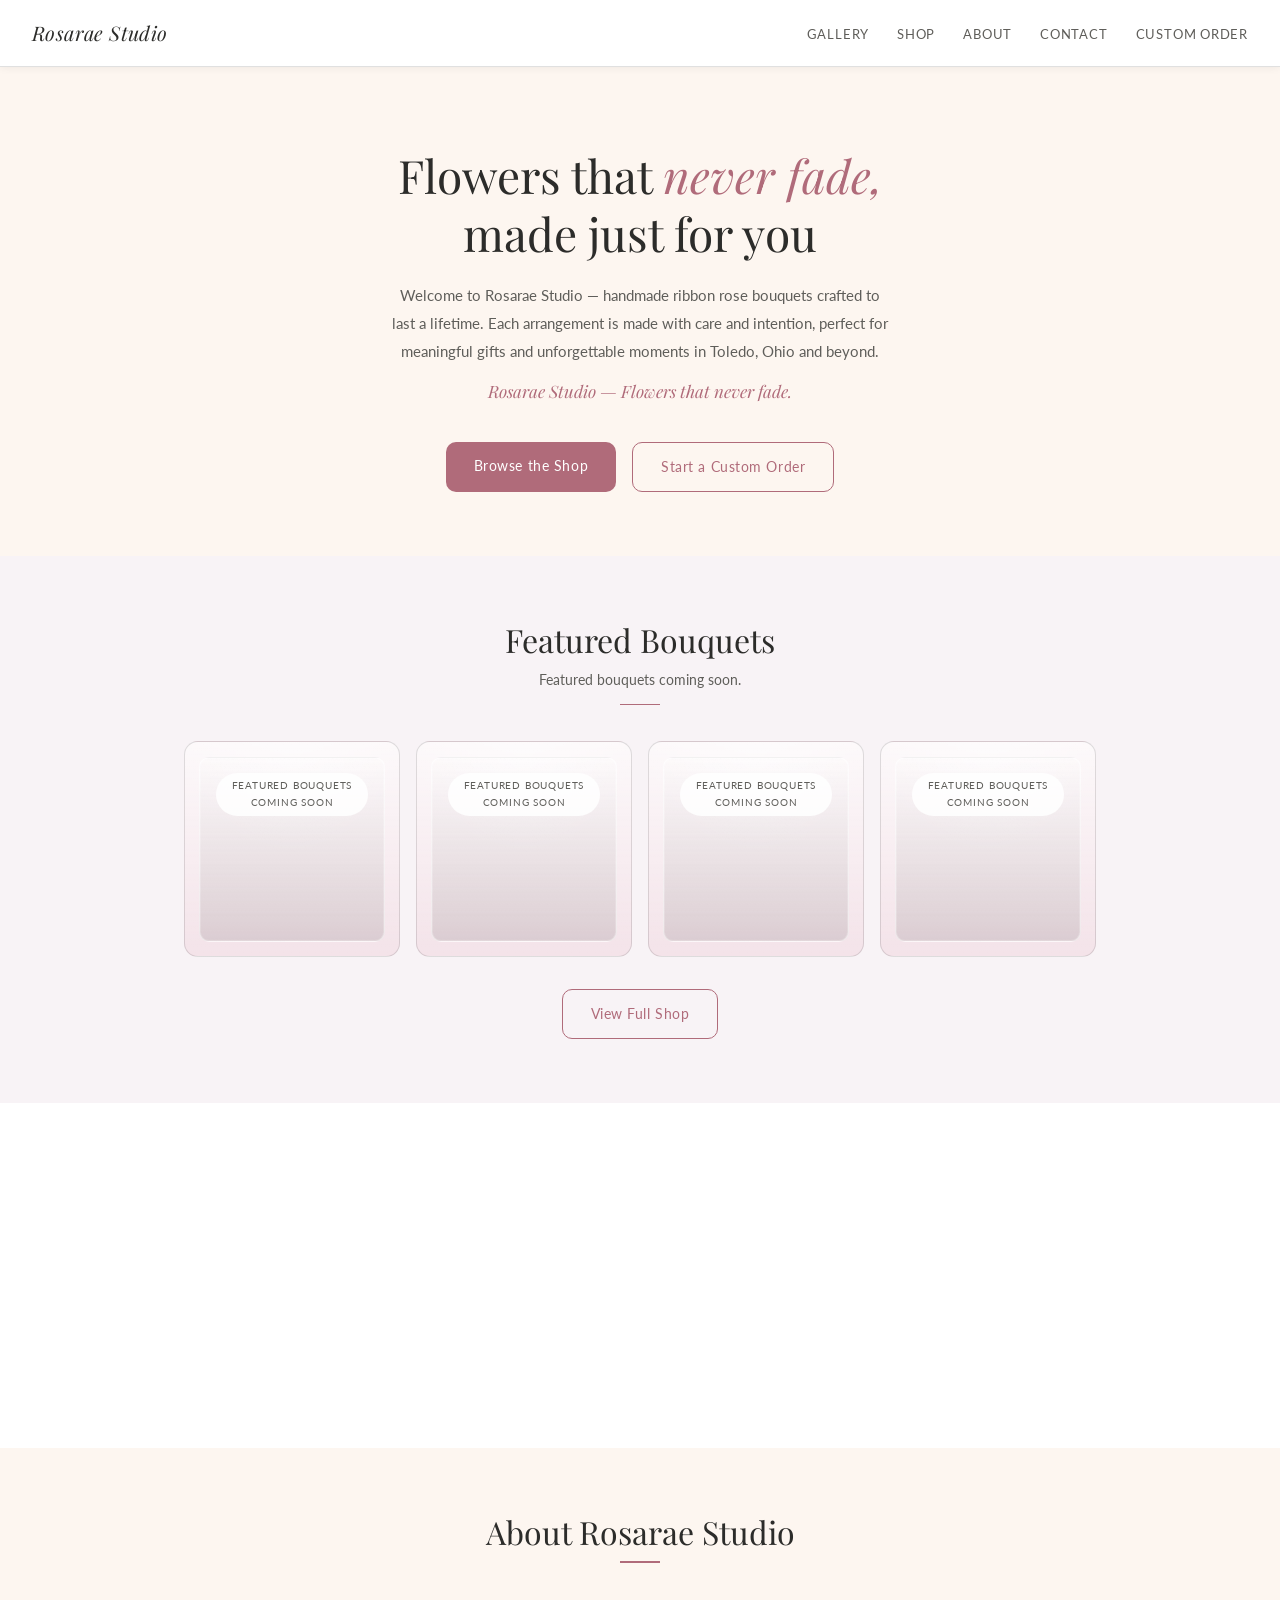
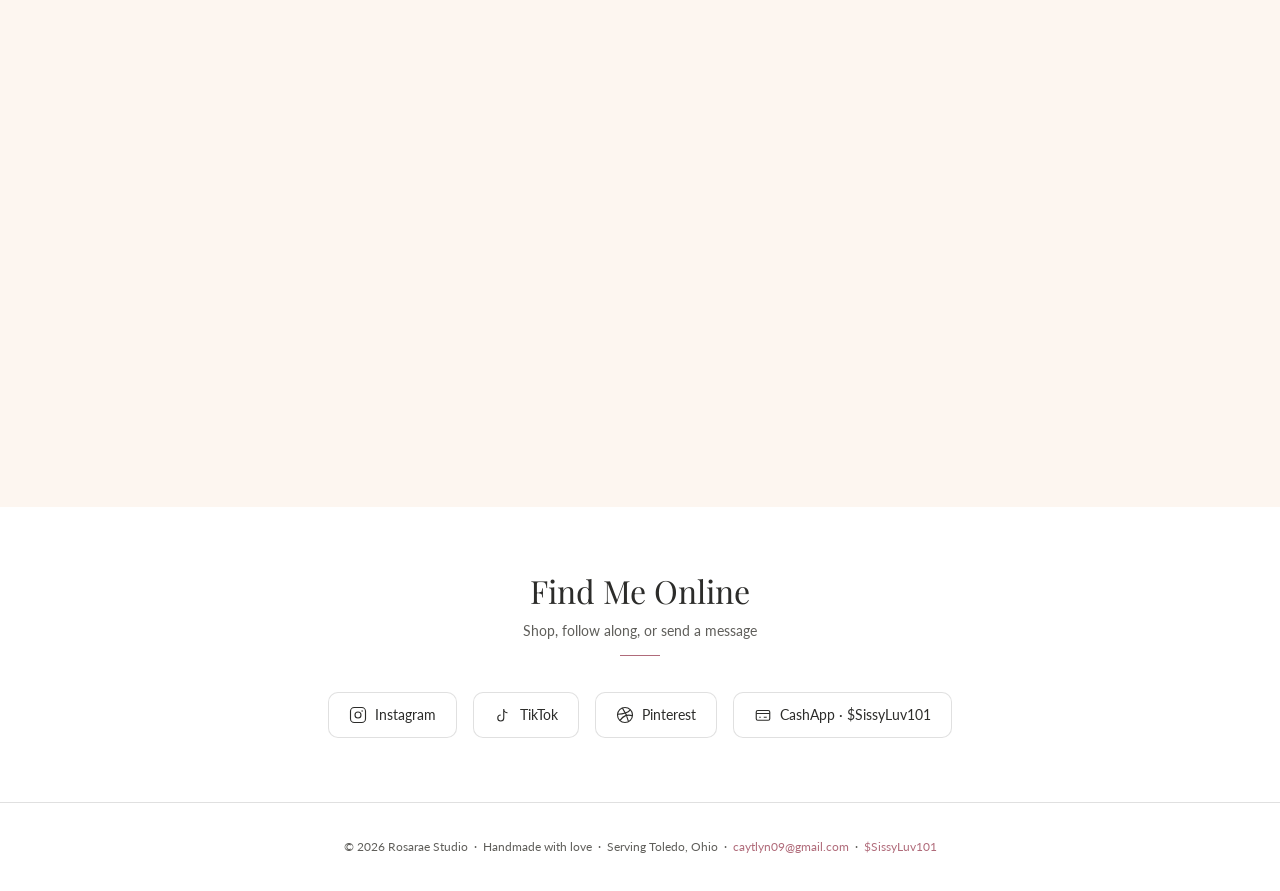
<file: index.html>
<!DOCTYPE html>
<html lang="en">
<head>
  <meta charset="UTF-8" />
  <meta name="viewport" content="width=device-width, initial-scale=1.0" />
  <title>Rosarae Studio | Handmade Ribbon Rose Bouquets</title>
  <meta name="description" content="Handmade ribbon rose bouquets that last forever. Shop forever roses, handmade flowers, and custom bouquets from Rosarae Studio in Toledo, Ohio." />
  <meta name="keywords" content="ribbon rose bouquet, handmade flowers, forever roses, custom bouquets, Toledo Ohio" />
  <link rel="stylesheet" href="style.css" />
  <!-- Favicon placeholder: add your own favicon.png to /images -->
  <!-- <link rel="icon" href="images/favicon.png" /> -->
</head>
<body>

  <!-- ── NAVIGATION ── -->
  <nav class="nav">
    <a href="index.html" class="nav-logo">Rosarae Studio</a>
    <button class="nav-toggle" aria-label="Toggle menu" aria-expanded="false">
      <span></span><span></span><span></span>
    </button>
    <ul class="nav-links">
      <li><a href="gallery.html">Gallery</a></li>
      <li><a href="shop.html">Shop</a></li>
      <li><a href="about.html">About</a></li>
      <li><a href="contact.html">Contact</a></li>
      <li><a href="order.html">Custom Order</a></li>
    </ul>
  </nav>

  <!-- ── HERO ── -->
  <section class="hero">
    <h1>Flowers that <em>never fade,</em><br>made just for you</h1>
    <p class="hero-body">
      Welcome to Rosarae Studio — handmade ribbon rose bouquets crafted to last a lifetime.
      Each arrangement is made with care and intention, perfect for meaningful gifts and unforgettable moments in Toledo, Ohio and beyond.
    </p>
    <p class="hero-tagline">Rosarae Studio — Flowers that never fade.</p>
    <div class="hero-btns">
      <a href="shop.html" class="btn btn-primary">Browse the Shop</a>
      <a href="order.html" class="btn btn-outline">Start a Custom Order</a>
    </div>
  </section>

  <!-- ── FEATURED GALLERY ── -->
  <section class="section" id="gallery" style="background: #f8f3f6;">
    <h2 class="section-title">Featured Bouquets</h2>
    <p class="section-sub">Featured bouquets coming soon.</p>
    <hr class="divider" />
    <div class="container">
      <div class="photo-grid fade-in">
        <div class="photo-box photo-placeholder">
          <div class="photo-placeholder-inner">
            <span class="photo-placeholder-tag">Featured bouquets coming soon</span>
          </div>
        </div>
        <div class="photo-box photo-placeholder">
          <div class="photo-placeholder-inner">
            <span class="photo-placeholder-tag">Featured bouquets coming soon</span>
          </div>
        </div>
        <div class="photo-box photo-placeholder">
          <div class="photo-placeholder-inner">
            <span class="photo-placeholder-tag">Featured bouquets coming soon</span>
          </div>
        </div>
        <div class="photo-box photo-placeholder">
          <div class="photo-placeholder-inner">
            <span class="photo-placeholder-tag">Featured bouquets coming soon</span>
          </div>
        </div>
      </div>
      <div class="text-center mt-2">
        <a href="shop.html" class="btn btn-outline">View Full Shop</a>
      </div>
    </div>
  </section>

  <!-- ── LARGE ORDER BANNER ── -->
  <section class="section">
    <div class="container">
      <div class="banner fade-in">
        <h3>Need more than 100 roses?</h3>
        <p>
          For large-scale orders — events, weddings, or anything extra special — reach out directly
          and we'll work through every detail together to create something truly one of a kind.
        </p>
        <a href="mailto:caytlyn09@gmail.com" class="btn btn-outline">caytlyn09@gmail.com</a>
      </div>
    </div>
  </section>

  <!-- ── ABOUT SNIPPET ── -->
  <section class="section section-alt">
    <h2 class="section-title">About Rosarae Studio</h2>
    <hr class="divider" />
    <div class="container">
      <div class="about-split fade-in">
        <div class="about-photo">
          <img src="images/creator-portrait.jpg" alt="Rosarae Studio maker" class="creator-photo" />
        </div>
        <div class="about-text">
          <p>
            Hi! I'm the heart behind Rosarae Studio. What started as a love for all things handmade
            grew into a passion for creating ribbon rose bouquets that truly last — no wilting, no waiting,
            just beauty that stays.
          </p>
          <p>
            Every bouquet I make is hand-folded from premium satin ribbon with care and attention to
            every petal. Whether you're celebrating someone special or treating yourself, I'm here to make
            it beautiful.
          </p>
          <p>
            I believe every order deserves a personal touch, which is why custom orders are always open.
            No two bouquets are exactly alike — and that's exactly how I like it.
          </p>
          <p class="signature">— Rosarae Studio</p>
          <br />
          <a href="about.html" class="btn btn-outline">Read More</a>
        </div>
      </div>
    </div>
  </section>

  <!-- ── SOCIAL ── -->
  <section class="section text-center">
    <h2 class="section-title">Find Me Online</h2>
    <p class="section-sub">Shop, follow along, or send a message</p>
    <hr class="divider" />
    <div class="social-links">
      <a class="social-btn" href="https://www.instagram.com/" target="_blank" rel="noopener">
        <svg viewBox="0 0 24 24" fill="none" stroke="currentColor" stroke-width="1.5"><rect x="2" y="2" width="20" height="20" rx="5"/><circle cx="12" cy="12" r="4"/><circle cx="17.5" cy="6.5" r="1" fill="currentColor" stroke="none"/></svg>
        Instagram
      </a>
      <a class="social-btn" href="https://www.tiktok.com/" target="_blank" rel="noopener">
        <svg viewBox="0 0 24 24" fill="none" stroke="currentColor" stroke-width="1.5"><path d="M9 12a4 4 0 1 0 4 4V4a5 5 0 0 0 5 5"/></svg>
        TikTok
      </a>
      <a class="social-btn" href="https://www.pinterest.com/" target="_blank" rel="noopener">
        <svg viewBox="0 0 24 24" fill="none" stroke="currentColor" stroke-width="1.5"><path d="M12 2C6.48 2 2 6.48 2 12s4.48 10 10 10 10-4.48 10-10S17.52 2 12 2z"/><path d="M8.56 2.75c4.37 6.03 6.02 9.42 8.03 17.72m2.54-15.38c-3.72 4.35-8.94 5.66-16.88 5.85m19.5 1.9c-3.5-.93-6.63-.82-8.94 0-2.58.92-5.01 2.86-7.44 6.32"/></svg>
        Pinterest
      </a>
      <a class="social-btn" href="https://cash.app/$SissyLuv1" target="_blank" rel="noopener">
        <svg viewBox="0 0 24 24" fill="none" stroke="currentColor" stroke-width="1.5"><rect x="3" y="6" width="18" height="13" rx="2"/><path d="M3 10h18M7 15h2M13 15h4"/></svg>
        CashApp · $SissyLuv101
      </a>
    </div>
  </section>

  <!-- ── FOOTER ── -->
  <footer>
    &copy; 2026 Rosarae Studio &nbsp;·&nbsp; Handmade with love
    &nbsp;·&nbsp; Serving Toledo, Ohio
    &nbsp;·&nbsp; <a href="mailto:caytlyn09@gmail.com">caytlyn09@gmail.com</a>
    &nbsp;·&nbsp; <a href="https://cash.app/$SissyLuv1" target="_blank" rel="noopener">$SissyLuv101</a>
  </footer>

  <!-- Toast notification -->
  <div class="toast" id="toast"></div>

  <!-- Fade-in CSS (add to style.css if you want, or keep here) -->
  <style>
    .fade-in { opacity: 0; transform: translateY(18px); transition: opacity 0.6s ease, transform 0.6s ease; }
    .fade-in.visible { opacity: 1; transform: translateY(0); }
  </style>

  <script src="script.js"></script>
</body>
</html>
</file>
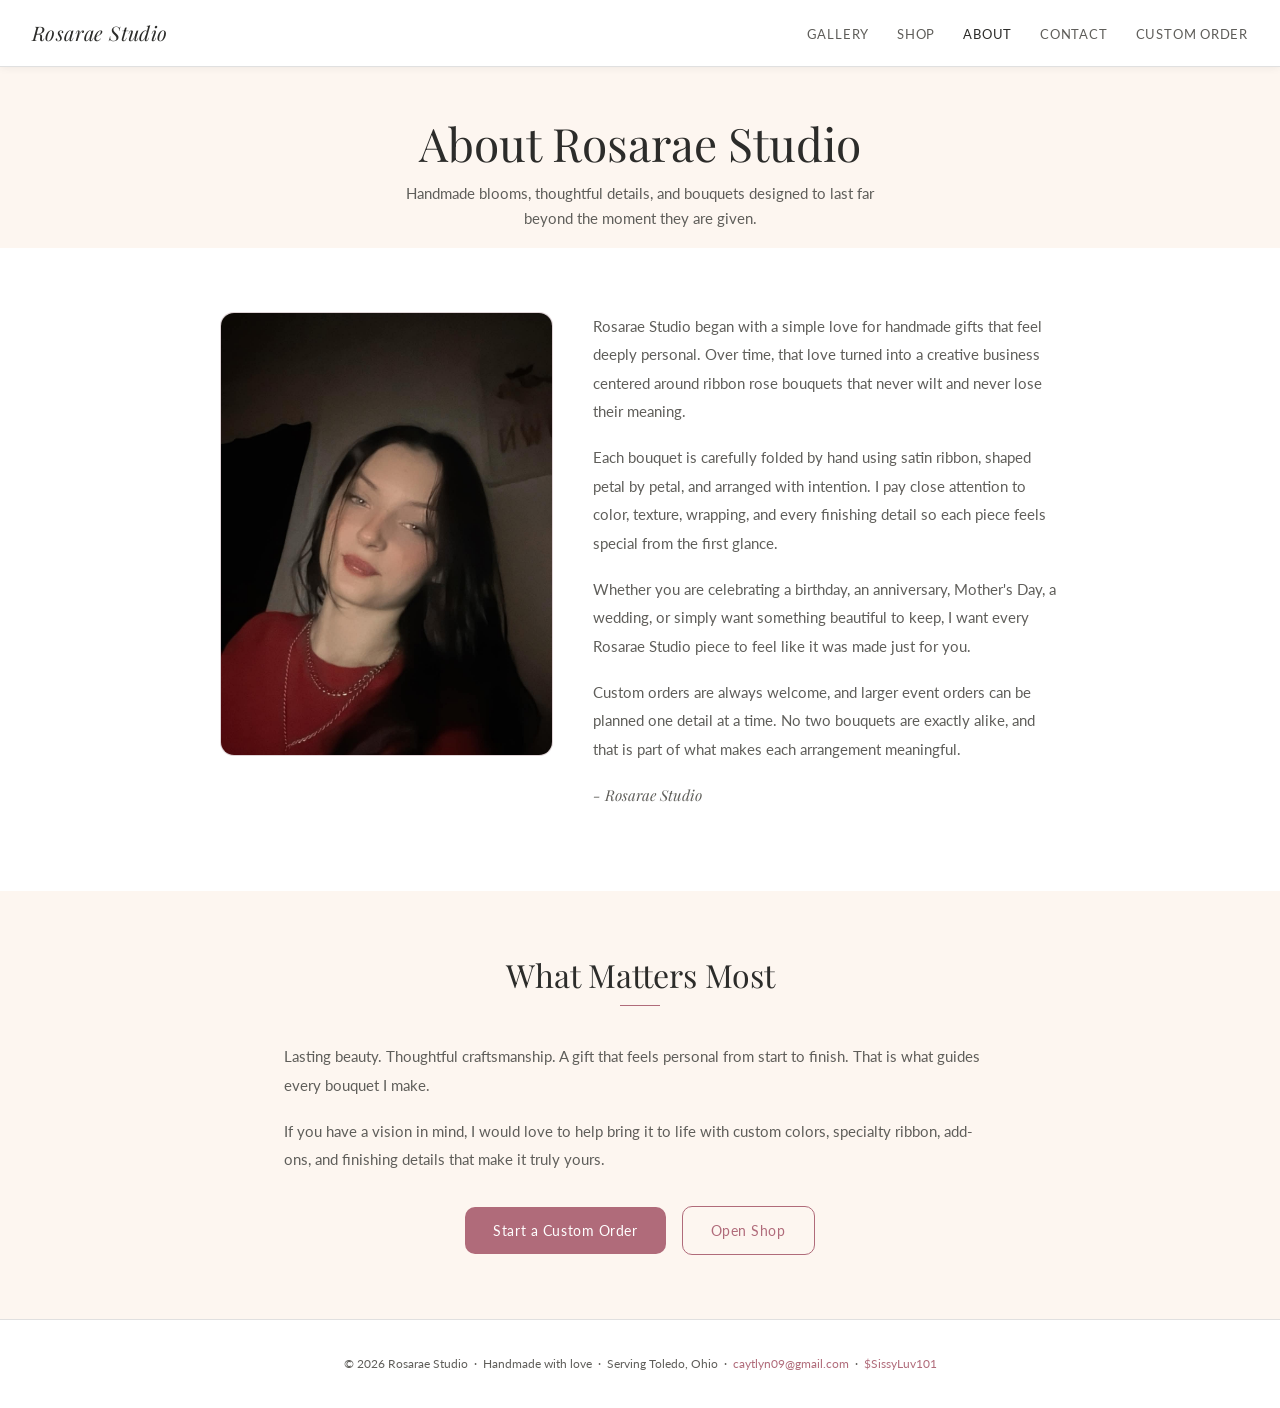
<file: about.html>
<!DOCTYPE html>
<html lang="en">
<head>
  <meta charset="UTF-8">
  <meta name="viewport" content="width=device-width, initial-scale=1.0">
  <title>About Rosarae Studio | Handmade Ribbon Rose Bouquets</title>
  <meta name="description" content="Learn more about Rosarae Studio, the maker behind these handmade ribbon rose bouquets, forever roses, and custom bouquets in Toledo, Ohio.">
  <meta name="keywords" content="ribbon rose bouquet, handmade flowers, forever roses, custom bouquets, Toledo Ohio">
  <link rel="stylesheet" href="style.css">
</head>
<body>
  <nav class="nav">
    <a href="index.html" class="nav-logo">Rosarae Studio</a>
    <button class="nav-toggle" aria-label="Toggle menu" aria-expanded="false">
      <span></span><span></span><span></span>
    </button>
    <ul class="nav-links">
      <li><a href="gallery.html">Gallery</a></li>
      <li><a href="shop.html">Shop</a></li>
      <li><a href="about.html">About</a></li>
      <li><a href="contact.html">Contact</a></li>
      <li><a href="order.html">Custom Order</a></li>
    </ul>
  </nav>

  <div class="page-header">
    <h1>About Rosarae Studio</h1>
    <p>Handmade blooms, thoughtful details, and bouquets designed to last far beyond the moment they are given.</p>
  </div>

  <section class="section">
    <div class="container">
      <div class="about-split fade-in">
        <div class="about-photo">
          <img src="images/creator-portrait.jpg" alt="Rosarae Studio maker portrait" class="creator-photo">
        </div>
        <div class="about-text">
          <p>
            Rosarae Studio began with a simple love for handmade gifts that feel deeply personal.
            Over time, that love turned into a creative business centered around ribbon rose bouquets that never wilt
            and never lose their meaning.
          </p>
          <p>
            Each bouquet is carefully folded by hand using satin ribbon, shaped petal by petal, and arranged with intention.
            I pay close attention to color, texture, wrapping, and every finishing detail so each piece feels special from the first glance.
          </p>
          <p>
            Whether you are celebrating a birthday, an anniversary, Mother's Day, a wedding, or simply want something beautiful to keep,
            I want every Rosarae Studio piece to feel like it was made just for you.
          </p>
          <p>
            Custom orders are always welcome, and larger event orders can be planned one detail at a time.
            No two bouquets are exactly alike, and that is part of what makes each arrangement meaningful.
          </p>
          <p class="signature">- Rosarae Studio</p>
        </div>
      </div>
    </div>
  </section>

  <section class="section section-alt">
    <div class="container" style="max-width:760px;">
      <h2 class="section-title">What Matters Most</h2>
      <hr class="divider">
      <p style="font-size:15px;line-height:1.9;color:#5f5e5a;margin-bottom:1.1rem;" class="fade-in">
        Lasting beauty. Thoughtful craftsmanship. A gift that feels personal from start to finish.
        That is what guides every bouquet I make.
      </p>
      <p style="font-size:15px;line-height:1.9;color:#5f5e5a;margin-bottom:1.1rem;" class="fade-in">
        If you have a vision in mind, I would love to help bring it to life with custom colors, specialty ribbon,
        add-ons, and finishing details that make it truly yours.
      </p>
      <div class="text-center mt-2">
        <a href="order.html" class="btn btn-primary">Start a Custom Order</a>
        <a href="shop.html" class="btn btn-outline about-shop-link">Open Shop</a>
      </div>
    </div>
  </section>

  <footer>
    &copy; 2026 Rosarae Studio &nbsp;&middot;&nbsp; Handmade with love
    &nbsp;&middot;&nbsp; Serving Toledo, Ohio
    &nbsp;&middot;&nbsp; <a href="mailto:caytlyn09@gmail.com">caytlyn09@gmail.com</a>
    &nbsp;&middot;&nbsp; <a href="https://cash.app/$SissyLuv1" target="_blank" rel="noopener">$SissyLuv101</a>
  </footer>

  <div class="toast" id="toast"></div>
  <script src="script.js"></script>
</body>
</html>
</file>
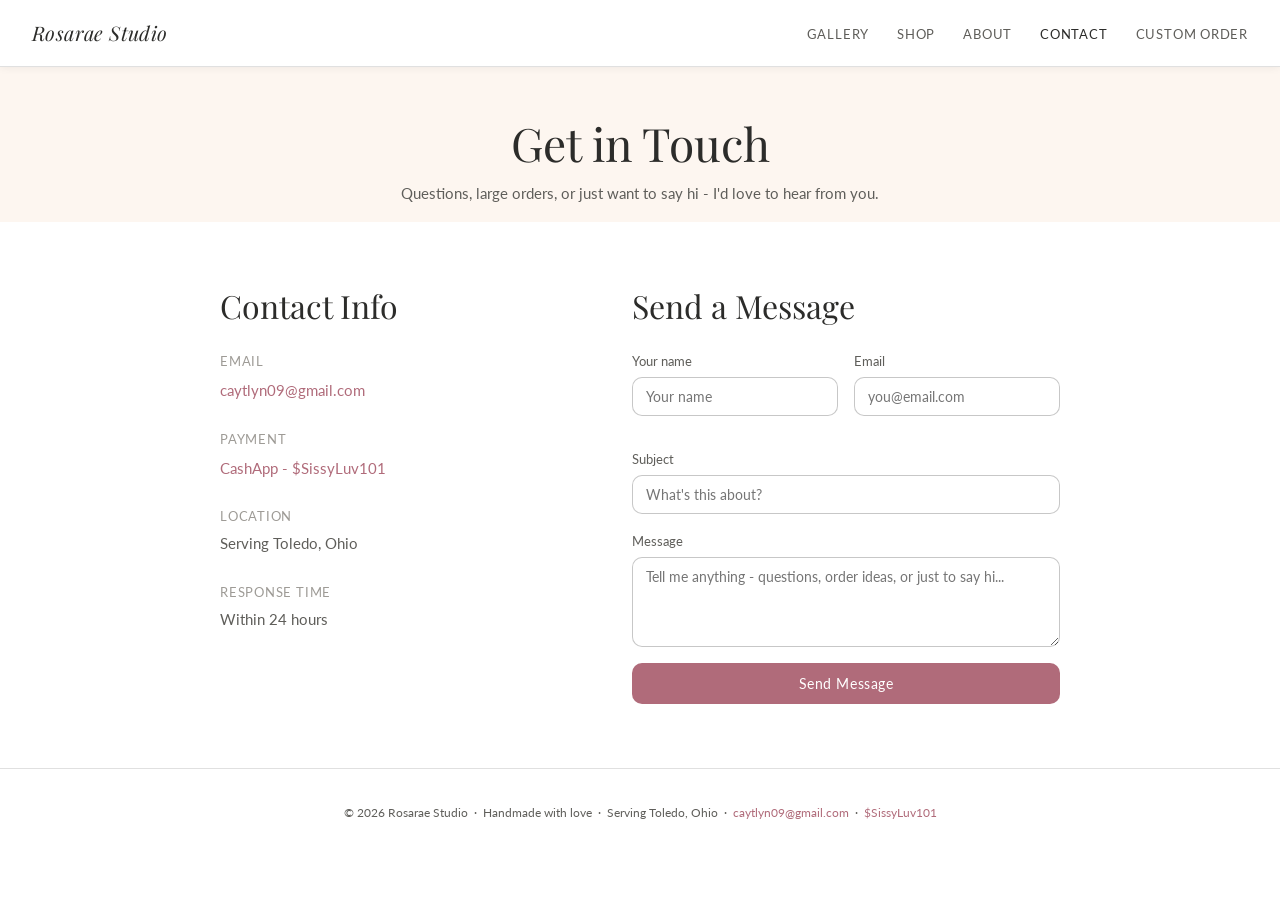
<file: contact.html>
<!DOCTYPE html>
<html lang="en">
<head>
  <meta charset="UTF-8" />
  <meta name="viewport" content="width=device-width, initial-scale=1.0" />
  <title>Contact Rosarae Studio | Toledo, Ohio Handmade Bouquets</title>
  <meta name="description" content="Contact Rosarae Studio for handmade ribbon rose bouquets, forever roses, and custom bouquets. Serving Toledo, Ohio for gifts, events, and special orders." />
  <meta name="keywords" content="ribbon rose bouquet, handmade flowers, forever roses, custom bouquets, Toledo Ohio" />
  <link rel="stylesheet" href="style.css" />
</head>
<body>
  <nav class="nav">
    <a href="index.html" class="nav-logo">Rosarae Studio</a>
    <button class="nav-toggle" aria-label="Toggle menu" aria-expanded="false">
      <span></span><span></span><span></span>
    </button>
    <ul class="nav-links">
      <li><a href="gallery.html">Gallery</a></li>
      <li><a href="shop.html">Shop</a></li>
      <li><a href="about.html">About</a></li>
      <li><a href="contact.html">Contact</a></li>
      <li><a href="order.html">Custom Order</a></li>
    </ul>
  </nav>

  <div class="page-header">
    <h1>Get in Touch</h1>
    <p>Questions, large orders, or just want to say hi - I'd love to hear from you.</p>
  </div>

  <section class="section">
    <div class="container">
      <div class="fade-in" style="display:grid;grid-template-columns:1fr 1fr;gap:3rem;max-width:840px;margin:0 auto;align-items:start;">
        <div>
          <h2 style="margin-bottom:1.5rem;">Contact Info</h2>
          <div style="margin-bottom:1.5rem;">
            <p style="font-size:13px;color:#9e9b96;text-transform:uppercase;letter-spacing:.06em;margin-bottom:4px;">Email</p>
            <a href="mailto:caytlyn09@gmail.com" style="font-size:15px;">caytlyn09@gmail.com</a>
          </div>
          <div style="margin-bottom:1.5rem;">
            <p style="font-size:13px;color:#9e9b96;text-transform:uppercase;letter-spacing:.06em;margin-bottom:4px;">Payment</p>
            <a href="https://cash.app/$SissyLuv1" target="_blank" rel="noopener" style="font-size:15px;">CashApp - $SissyLuv101</a>
          </div>
          <div style="margin-bottom:1.5rem;">
            <p style="font-size:13px;color:#9e9b96;text-transform:uppercase;letter-spacing:.06em;margin-bottom:4px;">Location</p>
            <p style="font-size:15px;color:#5f5e5a;">Serving Toledo, Ohio</p>
          </div>
          <div style="margin-bottom:1.5rem;">
            <p style="font-size:13px;color:#9e9b96;text-transform:uppercase;letter-spacing:.06em;margin-bottom:4px;">Response Time</p>
            <p style="font-size:15px;color:#5f5e5a;">Within 24 hours</p>
          </div>
        </div>

        <div>
          <h2 style="margin-bottom:1.5rem;">Send a Message</h2>
          <div class="order-form">
            <div class="form-grid-2">
              <div class="field">
                <label for="c-name">Your name</label>
                <input type="text" id="c-name" placeholder="Your name" />
              </div>
              <div class="field">
                <label for="c-email">Email</label>
                <input type="email" id="c-email" placeholder="you@email.com" />
              </div>
            </div>
            <div class="field">
              <label for="c-subject">Subject</label>
              <input type="text" id="c-subject" placeholder="What's this about?" />
            </div>
            <div class="field">
              <label for="c-message">Message</label>
              <textarea id="c-message" placeholder="Tell me anything - questions, order ideas, or just to say hi..."></textarea>
            </div>
            <button class="btn btn-primary btn-full" onclick="submitContactForm()">Send Message</button>
          </div>
        </div>
      </div>
    </div>
  </section>

  <footer>
    &copy; 2026 Rosarae Studio &nbsp;&middot;&nbsp; Handmade with love
    &nbsp;&middot;&nbsp; Serving Toledo, Ohio
    &nbsp;&middot;&nbsp; <a href="mailto:caytlyn09@gmail.com">caytlyn09@gmail.com</a>
    &nbsp;&middot;&nbsp; <a href="https://cash.app/$SissyLuv1" target="_blank" rel="noopener">$SissyLuv101</a>
  </footer>

  <div class="toast" id="toast"></div>
  <script src="script.js"></script>
</body>
</html>
</file>
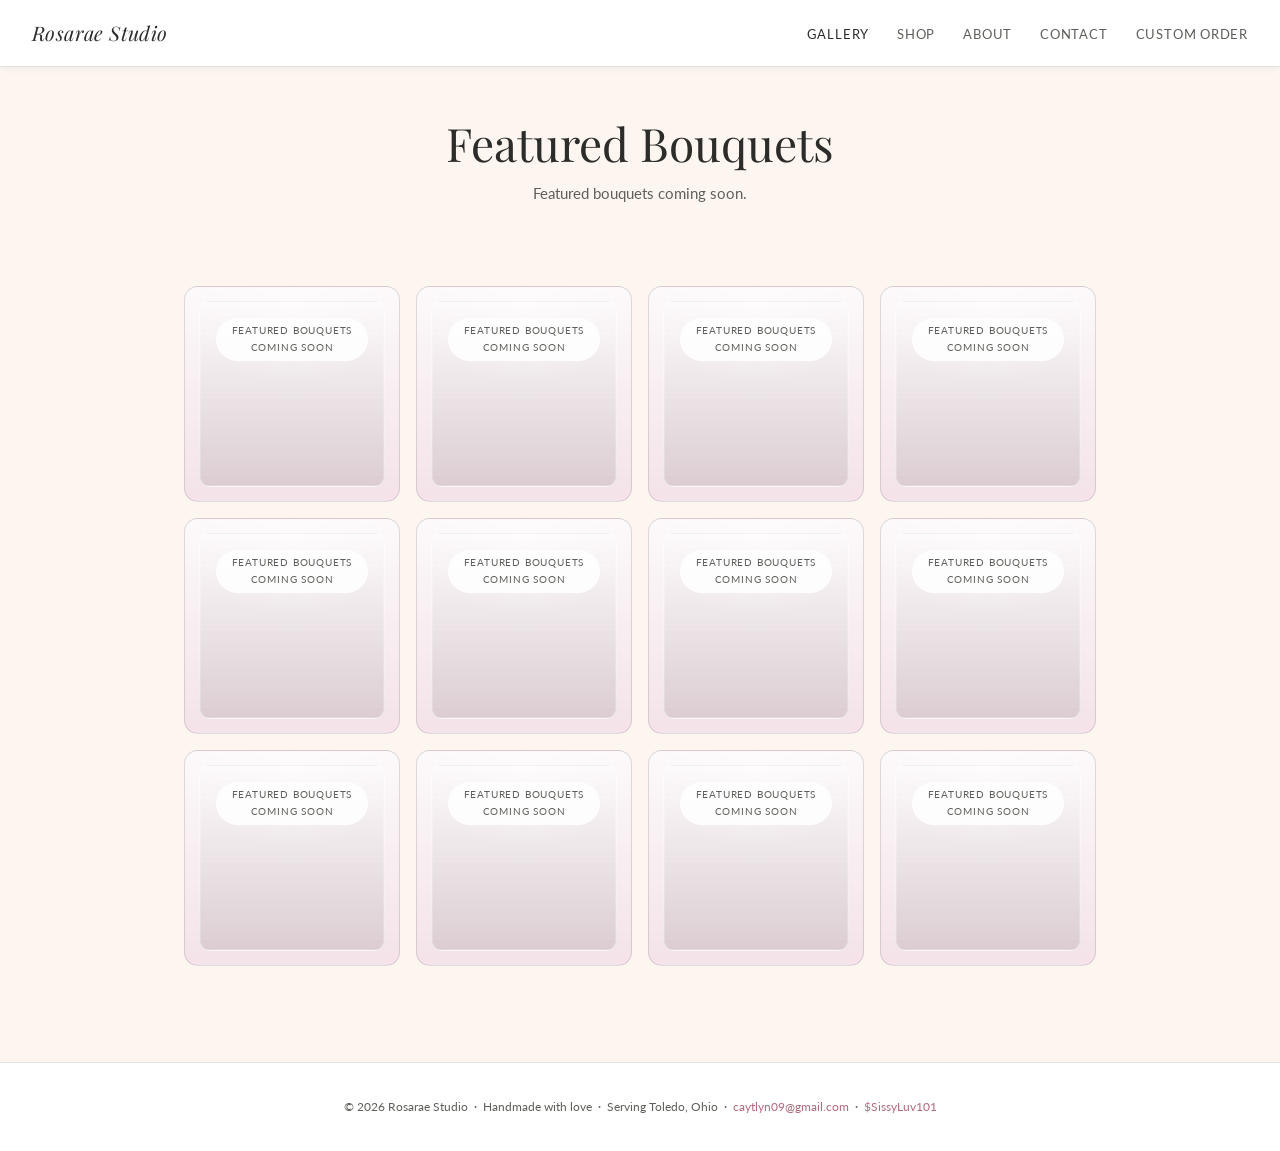
<file: gallery.html>
<!DOCTYPE html>
<html lang="en">
<head>
  <meta charset="UTF-8" />
  <meta name="viewport" content="width=device-width, initial-scale=1.0" />
  <title>Ribbon Rose Bouquet Gallery | Rosarae Studio</title>
  <meta name="description" content="Browse the Rosarae Studio gallery for handmade ribbon rose bouquet inspiration, forever roses, and custom bouquet ideas in Toledo, Ohio." />
  <meta name="keywords" content="ribbon rose bouquet, handmade flowers, forever roses, custom bouquets, Toledo Ohio" />
  <link rel="stylesheet" href="style.css" />
</head>
<body>
  <nav class="nav">
    <a href="index.html" class="nav-logo">Rosarae Studio</a>
    <button class="nav-toggle" aria-label="Toggle menu" aria-expanded="false">
      <span></span><span></span><span></span>
    </button>
    <ul class="nav-links">
      <li><a href="gallery.html">Gallery</a></li>
      <li><a href="shop.html">Shop</a></li>
      <li><a href="about.html">About</a></li>
      <li><a href="contact.html">Contact</a></li>
      <li><a href="order.html">Custom Order</a></li>
    </ul>
  </nav>

  <div class="page-header">
    <h1>Featured Bouquets</h1>
    <p>Featured bouquets coming soon.</p>
  </div>

  <section class="section section-alt">
    <div class="container">
      <div class="photo-grid gallery-grid-large fade-in">
        <div class="photo-box photo-placeholder">
          <div class="photo-placeholder-inner">
            <span class="photo-placeholder-tag">Featured bouquets coming soon</span>
          </div>
        </div>
        <div class="photo-box photo-placeholder">
          <div class="photo-placeholder-inner">
            <span class="photo-placeholder-tag">Featured bouquets coming soon</span>
          </div>
        </div>
        <div class="photo-box photo-placeholder">
          <div class="photo-placeholder-inner">
            <span class="photo-placeholder-tag">Featured bouquets coming soon</span>
          </div>
        </div>
        <div class="photo-box photo-placeholder">
          <div class="photo-placeholder-inner">
            <span class="photo-placeholder-tag">Featured bouquets coming soon</span>
          </div>
        </div>
        <div class="photo-box photo-placeholder">
          <div class="photo-placeholder-inner">
            <span class="photo-placeholder-tag">Featured bouquets coming soon</span>
          </div>
        </div>
        <div class="photo-box photo-placeholder">
          <div class="photo-placeholder-inner">
            <span class="photo-placeholder-tag">Featured bouquets coming soon</span>
          </div>
        </div>
        <div class="photo-box photo-placeholder">
          <div class="photo-placeholder-inner">
            <span class="photo-placeholder-tag">Featured bouquets coming soon</span>
          </div>
        </div>
        <div class="photo-box photo-placeholder">
          <div class="photo-placeholder-inner">
            <span class="photo-placeholder-tag">Featured bouquets coming soon</span>
          </div>
        </div>
        <div class="photo-box photo-placeholder">
          <div class="photo-placeholder-inner">
            <span class="photo-placeholder-tag">Featured bouquets coming soon</span>
          </div>
        </div>
        <div class="photo-box photo-placeholder">
          <div class="photo-placeholder-inner">
            <span class="photo-placeholder-tag">Featured bouquets coming soon</span>
          </div>
        </div>
        <div class="photo-box photo-placeholder">
          <div class="photo-placeholder-inner">
            <span class="photo-placeholder-tag">Featured bouquets coming soon</span>
          </div>
        </div>
        <div class="photo-box photo-placeholder">
          <div class="photo-placeholder-inner">
            <span class="photo-placeholder-tag">Featured bouquets coming soon</span>
          </div>
        </div>
      </div>
    </div>
  </section>

  <footer>
    &copy; 2026 Rosarae Studio &nbsp;&middot;&nbsp; Handmade with love
    &nbsp;&middot;&nbsp; Serving Toledo, Ohio
    &nbsp;&middot;&nbsp; <a href="mailto:caytlyn09@gmail.com">caytlyn09@gmail.com</a>
    &nbsp;&middot;&nbsp; <a href="https://cash.app/$SissyLuv1" target="_blank" rel="noopener">$SissyLuv101</a>
  </footer>

  <div class="toast" id="toast"></div>
  <script src="script.js"></script>
</body>
</html>
</file>
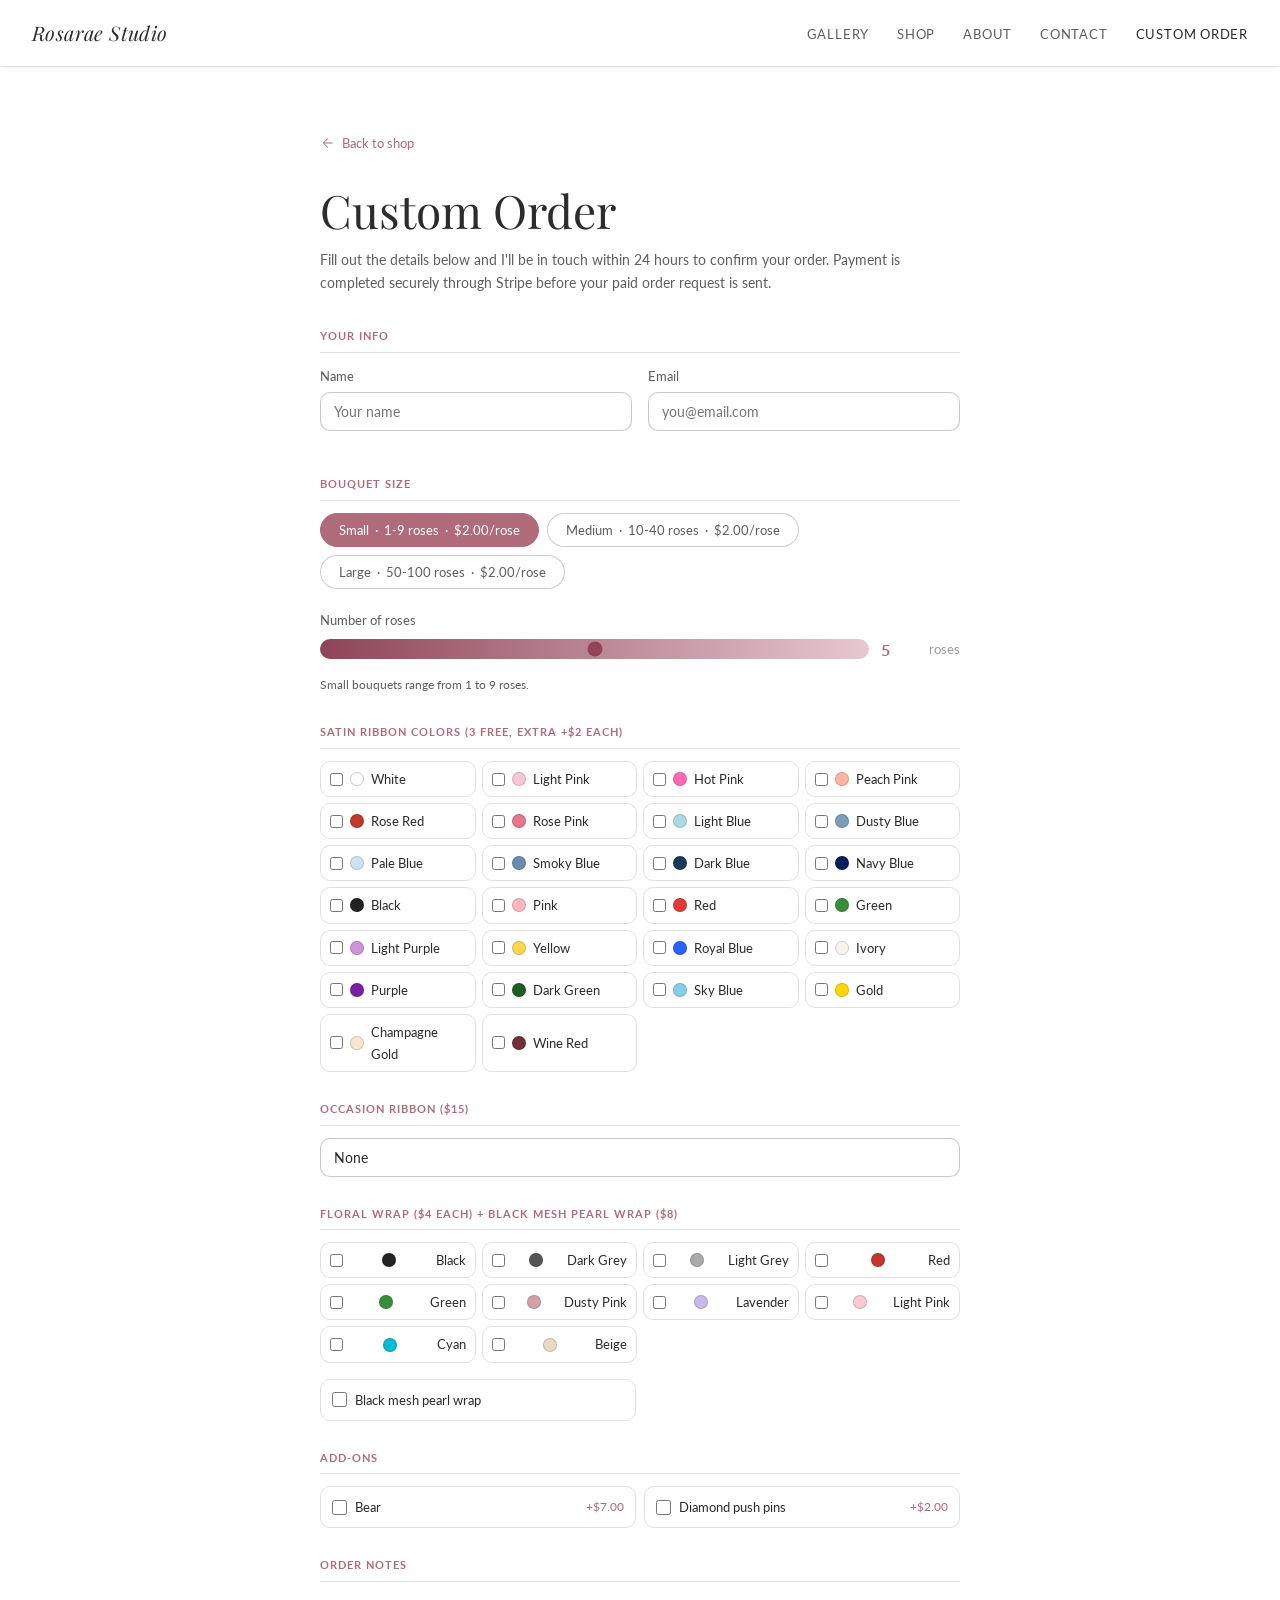
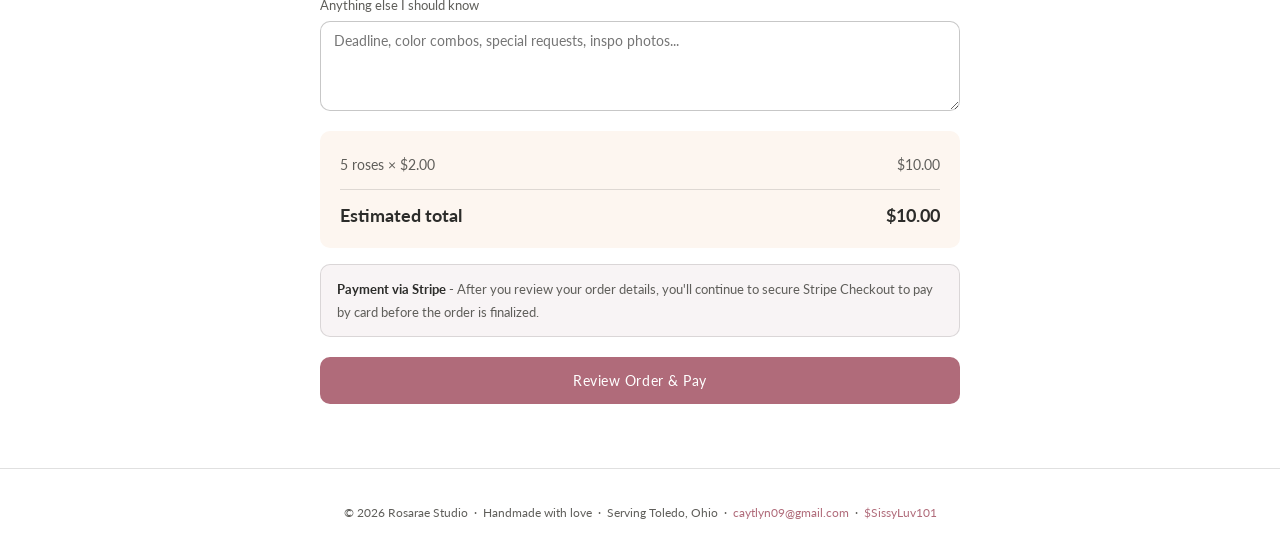
<file: order.html>
<!DOCTYPE html>
<html lang="en">
<head>
  <meta charset="UTF-8" />
  <meta name="viewport" content="width=device-width, initial-scale=1.0" />
  <title>Custom Bouquet Orders | Rosarae Studio</title>
  <meta name="description" content="Place a custom ribbon rose bouquet order with Rosarae Studio. Choose handmade flowers, forever roses, colors, wraps, and add-ons. Serving Toledo, Ohio." />
  <meta name="keywords" content="ribbon rose bouquet, handmade flowers, forever roses, custom bouquets, Toledo Ohio" />
  <link rel="stylesheet" href="style.css" />
</head>
<body>
  <nav class="nav">
    <a href="index.html" class="nav-logo">Rosarae Studio</a>
    <button class="nav-toggle" aria-label="Toggle menu" aria-expanded="false">
      <span></span><span></span><span></span>
    </button>
    <ul class="nav-links">
      <li><a href="gallery.html">Gallery</a></li>
      <li><a href="shop.html">Shop</a></li>
      <li><a href="about.html">About</a></li>
      <li><a href="contact.html">Contact</a></li>
      <li><a href="order.html">Custom Order</a></li>
    </ul>
  </nav>

  <section class="section">
    <form class="form-section order-form" name="custom-order" method="POST" data-netlify="true" onsubmit="submitOrderForm(event)">
      <input type="hidden" name="form-name" value="custom-order" />
      <input type="hidden" name="subject" value="New custom order request from Rosarae Studio" />
      <input type="hidden" name="selected_tier" id="selected-tier" value="small" />
      <input type="hidden" name="ribbon" value="" />
      <input type="hidden" name="wrap" value="" />
      <input type="hidden" name="bear_color" value="" />
      <a href="shop.html" class="back-btn">
        <svg width="16" height="16" viewBox="0 0 24 24" fill="none" stroke="currentColor" stroke-width="1.5"><path d="M19 12H5M12 19l-7-7 7-7"/></svg>
        Back to shop
      </a>

      <h1 style="margin-bottom:0.5rem;">Custom Order</h1>
      <p style="font-size:14px;color:#5f5e5a;margin-bottom:2rem;line-height:1.7;">
        Fill out the details below and I'll be in touch within 24 hours to confirm your order.
        Payment is completed securely through Stripe before your paid order request is sent.
      </p>

      <div class="section-label">Your info</div>
      <div class="form-grid-2">
        <div class="field"><label for="o-name">Name</label><input type="text" id="o-name" name="name" placeholder="Your name" required /></div>
        <div class="field"><label for="o-email">Email</label><input type="email" id="o-email" name="email" placeholder="you@email.com" required /></div>
      </div>

      <div class="section-label">Bouquet size</div>
      <div class="tier-tabs">
        <button class="tier-tab active" onclick="setTier('small', this)">Small &nbsp;&middot;&nbsp; 1-9 roses &nbsp;&middot;&nbsp; $2.00/rose</button>
        <button class="tier-tab" onclick="setTier('medium', this)">Medium &nbsp;&middot;&nbsp; 10-40 roses &nbsp;&middot;&nbsp; $2.00/rose</button>
        <button class="tier-tab" onclick="setTier('large', this)">Large &nbsp;&middot;&nbsp; 50-100 roses &nbsp;&middot;&nbsp; $2.00/rose</button>
      </div>

      <div id="order-slider-panel" style="margin-bottom:1rem;">
        <div class="field">
          <label for="order-rose-range">Number of roses</label>
          <div class="rose-count-row">
            <input type="range" min="1" max="9" value="5" step="1" id="order-rose-range" name="rose_count" oninput="updR()" />
            <span class="rose-val" id="order-rose-value">5</span>
            <span style="font-size:13px;color:#9e9b96;">roses</span>
          </div>
          <div class="rose-range-note" id="order-rose-note">Small bouquets range from 1 to 9 roses.</div>
        </div>
      </div>

      <div class="section-label">Satin ribbon colors (3 free, extra +$2 each)</div>
      <div class="color-grid" id="ribbon-grid"></div>
      <div id="ribbon-extra-note" style="font-size:12px;color:#b06b7a;margin-bottom:.75rem;display:none;"></div>

      <div class="section-label">Occasion ribbon ($15)</div>
      <div class="field" style="margin-bottom:1.25rem;">
        <select id="o-occ-ribbon" name="occasion_ribbon" onchange="calcOrder()">
          <option value="">None</option>
          <option value="15">Black "Happy Birthday" satin ribbon</option>
          <option value="15">Light Blue "Happy Birthday" satin ribbon</option>
          <option value="15">Claret Red "Happy Birthday" satin ribbon</option>
          <option value="15">White &amp; Gold "Happy Birthday" satin ribbon</option>
          <option value="15">Hot Pink "Happy Mother's Day" satin ribbon</option>
          <option value="15">Claret Red "Love You" satin ribbon</option>
          <option value="15">Green "Merry Christmas" satin ribbon</option>
        </select>
      </div>

      <div class="section-label">Floral wrap ($4 each) + black mesh pearl wrap ($8)</div>
      <div class="color-grid" id="wrap-grid"></div>
      <div class="addon-grid" style="margin-bottom:1.25rem;">
        <label class="addon-check"><input type="checkbox" id="o-mesh" name="mesh_wrap" value="Black mesh pearl wrap" onchange="calcOrder()" /> Black mesh pearl wrap</label>
      </div>

      <div class="section-label">Add-ons</div>
      <div class="addon-grid">
        <label class="addon-check"><input type="checkbox" id="o-bear" name="add_bear" value="Bear" onchange="calcOrder()" /> Bear <span class="addon-price">+$7.00</span></label>
        <label class="addon-check"><input type="checkbox" id="o-diamonds" name="diamond_push_pins" value="Diamond push pins" onchange="calcOrder()" /> Diamond push pins <span class="addon-price">+$2.00</span></label>
        <label class="addon-check hidden" id="rush-order-option"><input type="checkbox" id="o-rush" name="rush_order" value="Rush order" onchange="calcOrder()" /> Rush order <span class="addon-price">+$20.00</span></label>
      </div>
      <div id="rush-note" style="display:none;font-size:12px;color:#5f5e5a;margin-bottom:.75rem;line-height:1.6;">Rush orders completed in 1-1.5 weeks. Regular orders may take 2 weeks or longer.</div>

      <div id="bear-colors" style="display:none;">
        <div style="font-size:13px;color:#5f5e5a;margin-bottom:6px;">Bear color</div>
        <div class="color-grid" style="grid-template-columns:repeat(auto-fill,minmax(140px,1fr));margin-bottom:1rem;">
          <label class="color-opt"><input type="radio" name="bear_color" value="Pink" /> <span class="color-dot" style="background:#f4b8c8;"></span>Pink</label>
          <label class="color-opt"><input type="radio" name="bear_color" value="Blue/White" /> <span class="color-dot" style="background:#b8d4f0;"></span>Blue / White</label>
          <label class="color-opt"><input type="radio" name="bear_color" value="Cream" /> <span class="color-dot" style="background:#f5ecd7;"></span>Cream</label>
          <label class="color-opt"><input type="radio" name="bear_color" value="Brown" /> <span class="color-dot" style="background:#a07850;"></span>Brown</label>
        </div>
      </div>

      <div class="section-label">Order notes</div>
      <div class="field"><label for="o-notes">Anything else I should know</label><textarea id="o-notes" name="notes" placeholder="Deadline, color combos, special requests, inspo photos..."></textarea></div>

      <div class="price-summary">
        <div class="price-row" id="op-rose-row"><span>5 roses x $2.00</span><span>$10.00</span></div>
        <div id="op-addon-rows"></div>
        <div class="price-total"><span>Estimated total</span><span id="op-total">$10.00</span></div>
      </div>

      <div class="cashapp-box">
        <strong>Payment via Stripe</strong> - After you review your order details, you'll continue to secure Stripe Checkout to pay by card before the order is finalized.
      </div>

      <button class="btn btn-primary btn-full" style="margin-top:1.25rem;padding:15px;" type="submit">Review Order &amp; Pay</button>
    </form>
  </section>

  <footer>
    &copy; 2026 Rosarae Studio &nbsp;&middot;&nbsp; Handmade with love
    &nbsp;&middot;&nbsp; Serving Toledo, Ohio
    &nbsp;&middot;&nbsp; <a href="mailto:caytlyn09@gmail.com">caytlyn09@gmail.com</a>
    &nbsp;&middot;&nbsp; <a href="https://cash.app/$SissyLuv1" target="_blank" rel="noopener">$SissyLuv101</a>
  </footer>

  <div class="toast" id="toast"></div>
  <script src="script.js"></script>
</body>
</html>
</file>
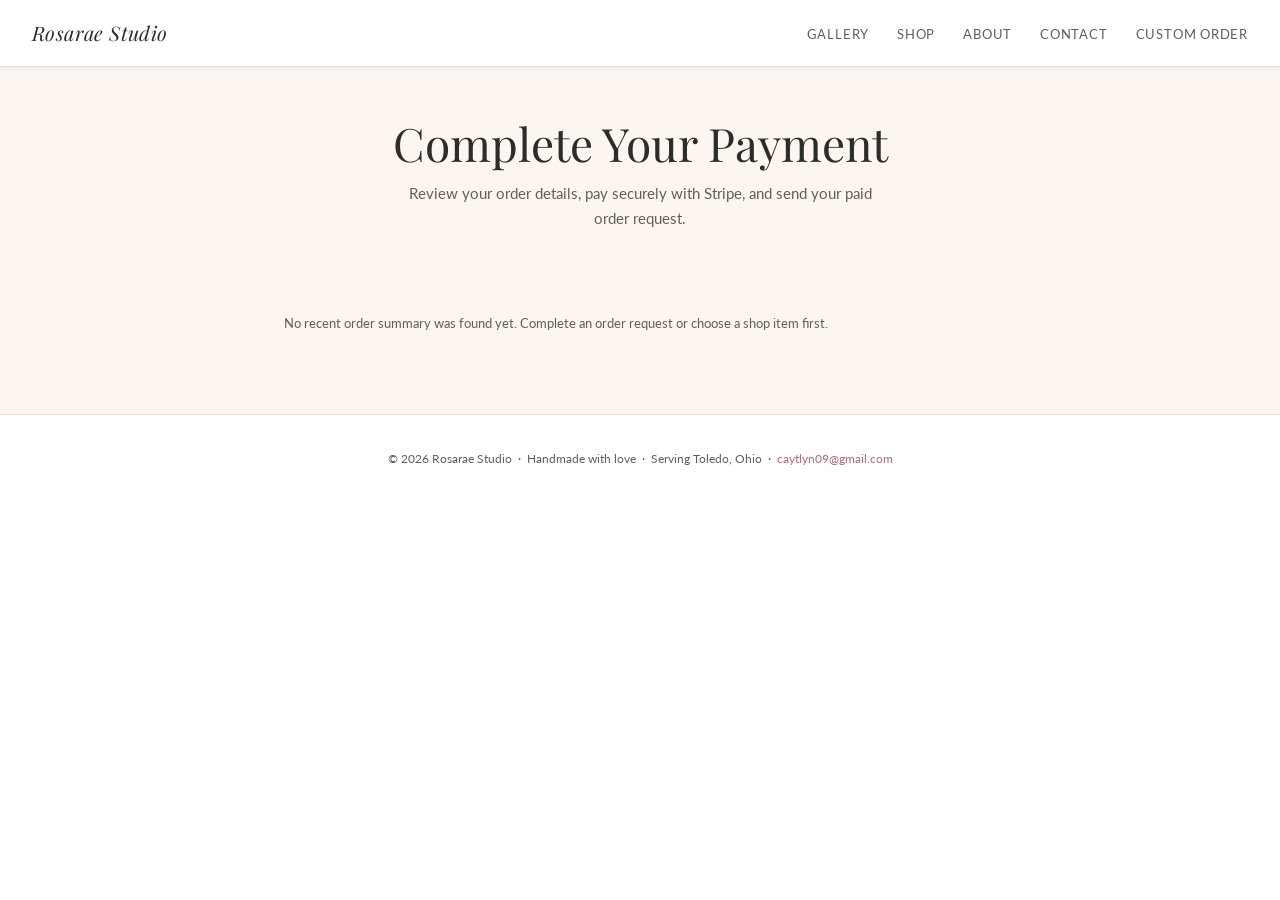
<file: payment.html>
<!DOCTYPE html>
<html lang="en">
<head>
  <meta charset="UTF-8" />
  <meta name="viewport" content="width=device-width, initial-scale=1.0" />
  <title>Order Payment | Rosarae Studio</title>
  <meta name="description" content="Review payment details for your Rosarae Studio ribbon rose bouquet order and complete payment for handmade flowers in Toledo, Ohio." />
  <meta name="keywords" content="ribbon rose bouquet, handmade flowers, forever roses, custom bouquets, Toledo Ohio" />
  <link rel="stylesheet" href="style.css" />
</head>
<body>
  <nav class="nav">
    <a href="index.html" class="nav-logo">Rosarae Studio</a>
    <button class="nav-toggle" aria-label="Toggle menu" aria-expanded="false">
      <span></span><span></span><span></span>
    </button>
    <ul class="nav-links">
      <li><a href="gallery.html">Gallery</a></li>
      <li><a href="shop.html">Shop</a></li>
      <li><a href="about.html">About</a></li>
      <li><a href="contact.html">Contact</a></li>
      <li><a href="order.html">Custom Order</a></li>
    </ul>
  </nav>

  <div class="page-header">
    <h1>Complete Your Payment</h1>
    <p>Review your order details, pay securely with Stripe, and send your paid order request.</p>
  </div>

  <section class="section section-alt">
    <div class="container payment-layout">
      <div id="payment-summary"></div>
      <div id="payment-checkout" class="mt-1"></div>
    </div>
  </section>

  <form name="order-payment" data-netlify="true" netlify-honeypot="bot-field" hidden>
    <input type="hidden" name="form-name" value="order-payment" />
    <input type="text" name="bot-field" />
    <input type="text" name="subject" />
    <input type="text" name="order_type" />
    <input type="text" name="order_title" />
    <input type="text" name="order_total" />
    <textarea name="order_details"></textarea>
    <input type="text" name="payment_method" />
    <input type="text" name="payment_link" />
    <input type="text" name="payment_note" />
    <input type="text" name="payment_confirmed" />
    <input type="text" name="cashapp_sender" />
    <input type="text" name="payment_amount" />
    <input type="text" name="stripe_session_id" />
    <input type="text" name="stripe_payment_status" />
    <input type="text" name="source_page" />
    <input type="text" name="name" />
    <input type="email" name="email" />
    <input type="text" name="phone" />
    <textarea name="delivery_address"></textarea>
    <textarea name="notes"></textarea>
  </form>

  <footer>
    &copy; 2026 Rosarae Studio &nbsp;&middot;&nbsp; Handmade with love
    &nbsp;&middot;&nbsp; Serving Toledo, Ohio
    &nbsp;&middot;&nbsp; <a href="mailto:caytlyn09@gmail.com">caytlyn09@gmail.com</a>
  </footer>

  <div class="toast" id="toast"></div>
  <script src="script.js"></script>
</body>
</html>
</file>
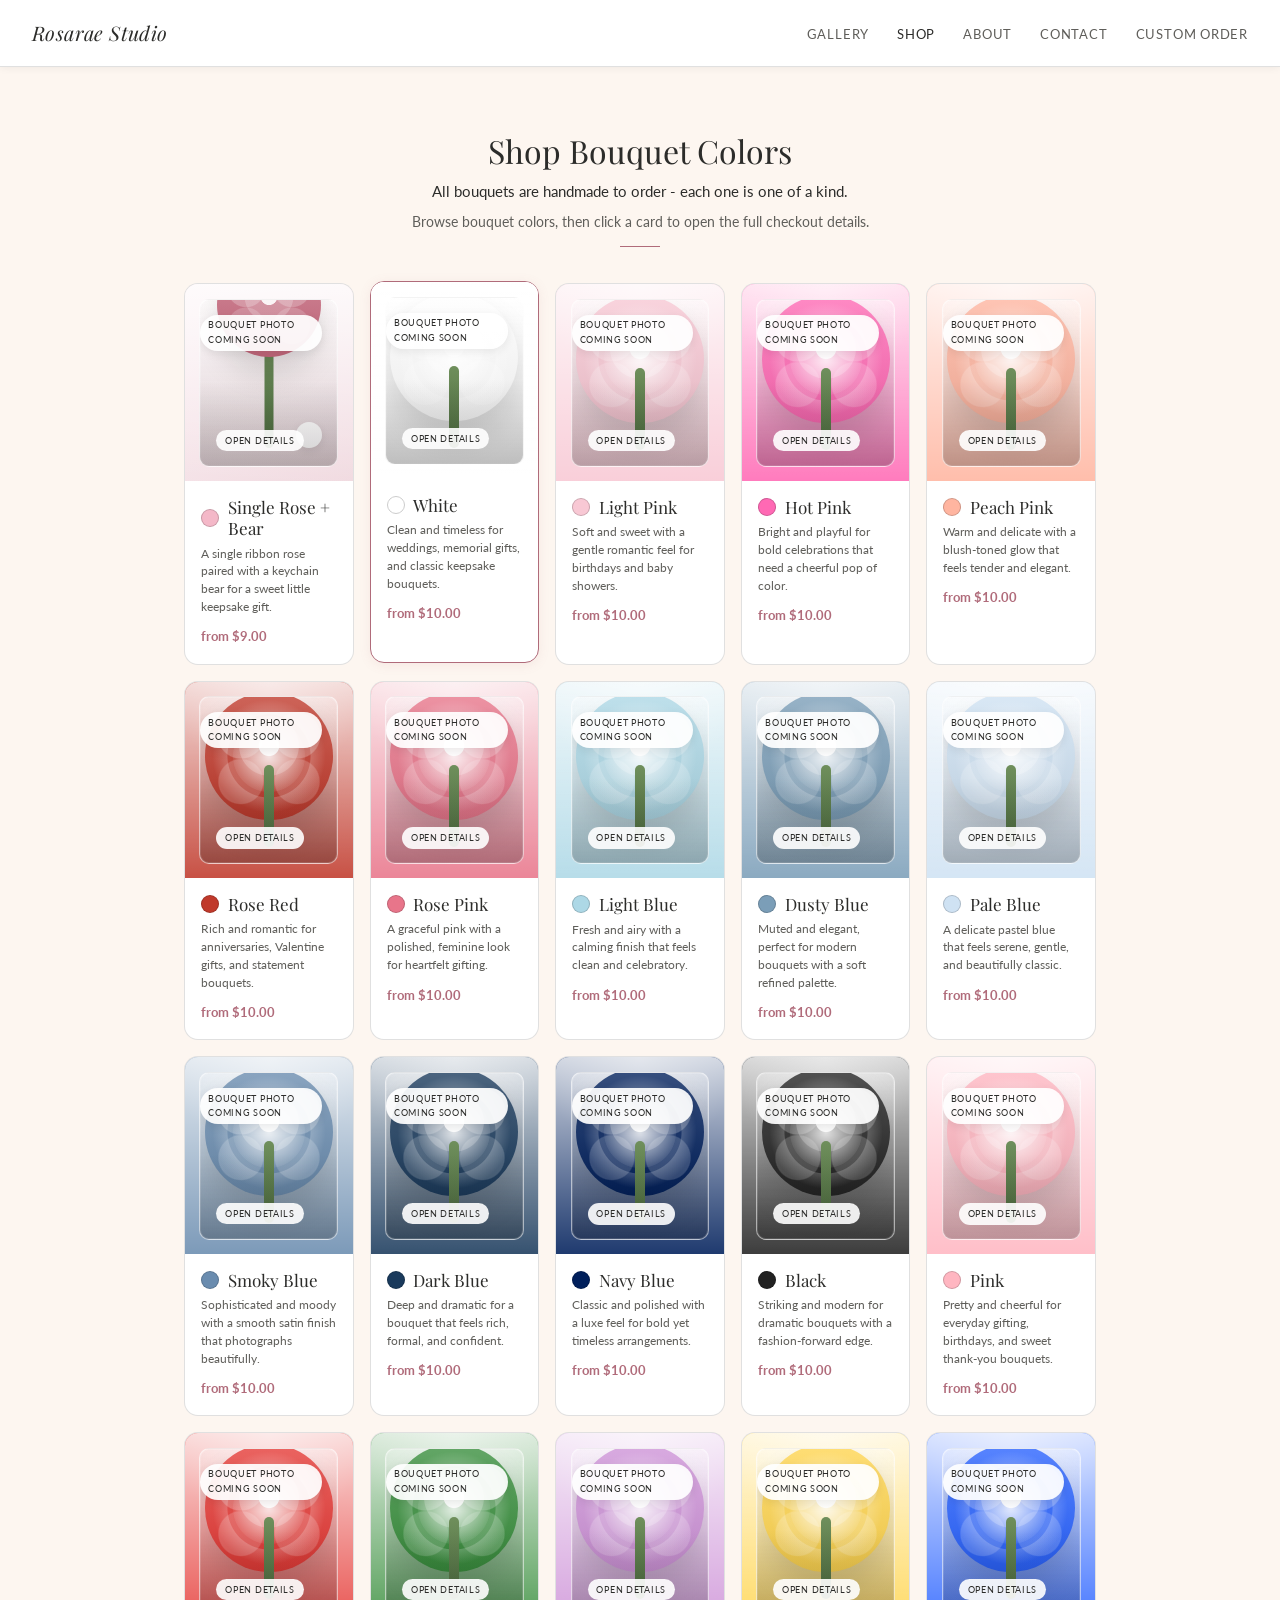
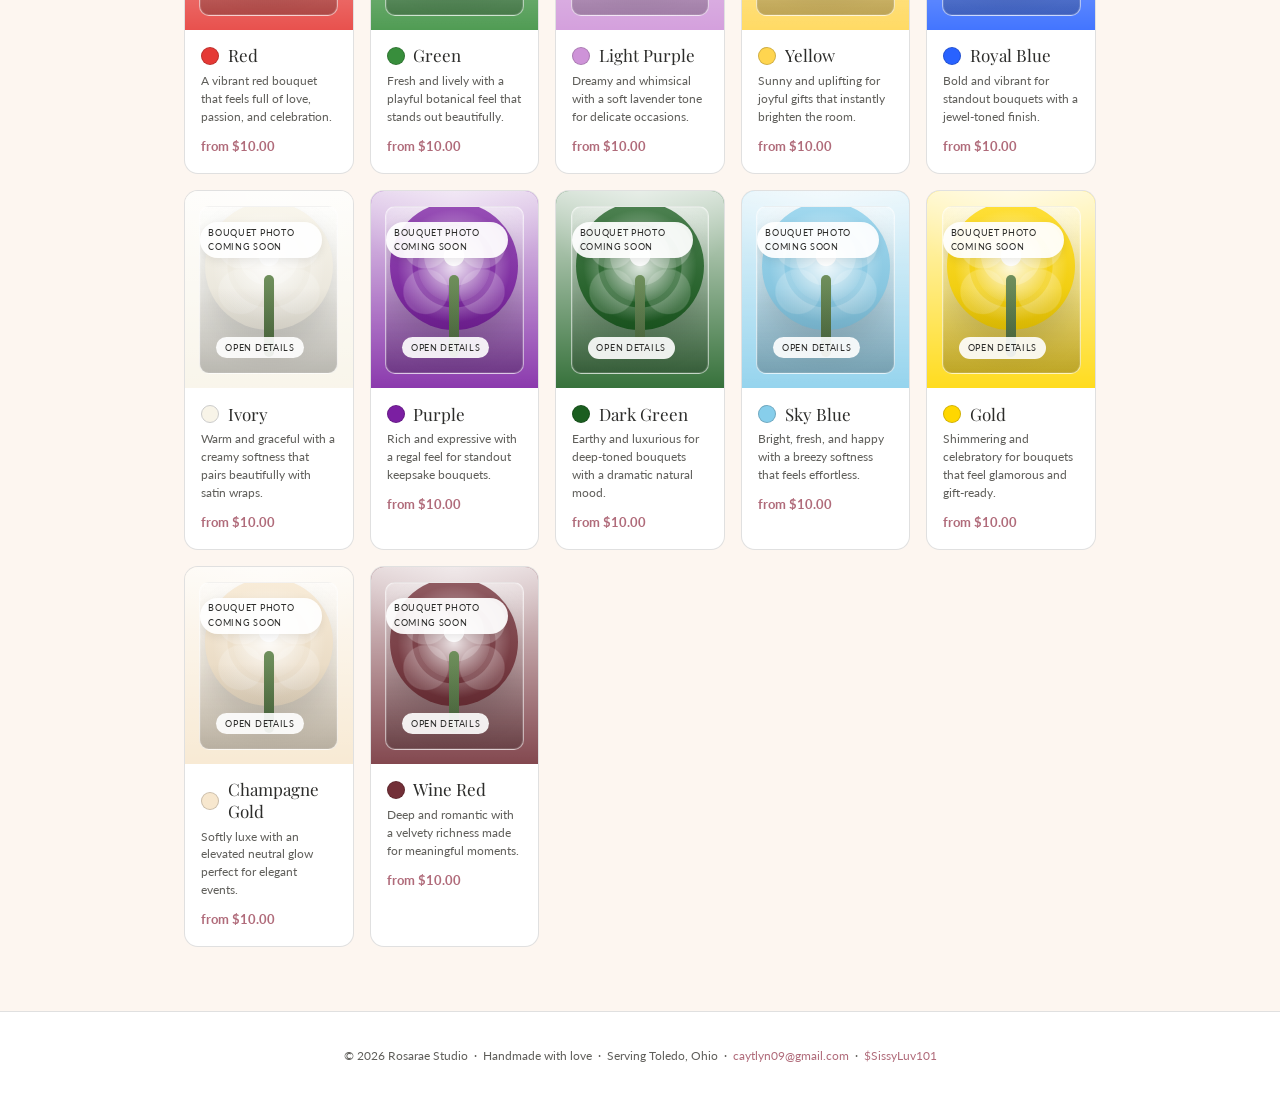
<file: shop.html>
<!DOCTYPE html>
<html lang="en">
<head>
  <meta charset="UTF-8" />
  <meta name="viewport" content="width=device-width, initial-scale=1.0" />
  <title>Shop Ribbon Rose Bouquets | Rosarae Studio</title>
  <meta name="description" content="Shop handmade ribbon rose bouquets, forever roses, and custom bouquets from Rosarae Studio. Serving Toledo, Ohio with handmade flowers for gifts and special moments." />
  <meta name="keywords" content="ribbon rose bouquet, handmade flowers, forever roses, custom bouquets, Toledo Ohio" />
  <link rel="stylesheet" href="style.css" />
</head>
<body>
  <nav class="nav">
    <a href="index.html" class="nav-logo">Rosarae Studio</a>
    <button class="nav-toggle" aria-label="Toggle menu" aria-expanded="false">
      <span></span><span></span><span></span>
    </button>
    <ul class="nav-links">
      <li><a href="gallery.html">Gallery</a></li>
      <li><a href="shop.html">Shop</a></li>
      <li><a href="about.html">About</a></li>
      <li><a href="contact.html">Contact</a></li>
      <li><a href="order.html">Custom Order</a></li>
    </ul>
  </nav>

  <section class="section section-alt">
    <div class="container">
      <h2 class="section-title">Shop Bouquet Colors</h2>
      <p class="section-copy">All bouquets are handmade to order - each one is one of a kind.</p>
      <p class="section-sub">Browse bouquet colors, then click a card to open the full checkout details.</p>
      <hr class="divider" />
      <div class="ribbon-shop-experience fade-in">
        <div class="ribbon-gallery-grid" id="ribbon-shop-grid"></div>
      </div>
    </div>
  </section>

  <div class="ribbon-modal hidden" id="ribbon-shop-modal" aria-hidden="true">
    <div class="ribbon-modal-backdrop" data-ribbon-close></div>
    <div class="ribbon-modal-dialog" role="dialog" aria-modal="true" aria-labelledby="ribbon-modal-title">
      <button class="ribbon-modal-close" type="button" aria-label="Close bouquet details" data-ribbon-close>&times;</button>
      <div class="ribbon-modal-body" id="ribbon-shop-detail"></div>
    </div>
  </div>

  <footer>
    &copy; 2026 Rosarae Studio &nbsp;&middot;&nbsp; Handmade with love
    &nbsp;&middot;&nbsp; Serving Toledo, Ohio
    &nbsp;&middot;&nbsp; <a href="mailto:caytlyn09@gmail.com">caytlyn09@gmail.com</a>
    &nbsp;&middot;&nbsp; <a href="https://cash.app/$SissyLuv1" target="_blank" rel="noopener">$SissyLuv101</a>
  </footer>

  <div class="toast" id="toast"></div>
  <script src="script.js"></script>
</body>
</html>
</file>
<file: style.css>
/* ============================================================
   ROSARAE STUDIO — style.css
   Cottagecore / soft romantic aesthetic
   ============================================================ */

/* ── GOOGLE FONTS ── */
@import url('https://fonts.googleapis.com/css2?family=Playfair+Display:ital,wght@0,400;0,500;1,400&family=Lato:wght@300;400;700&display=swap');

/* ── CSS VARIABLES (change colors here to retheme the whole site) ── */
:root {
  --rose:          #b06b7a;
  --rose-dark:     #965a68;
  --rose-light:    #fdf0f4;
  --rose-bg:       #fdf6f0;
  --text-dark:     #2c2c2a;
  --text-mid:      #5f5e5a;
  --text-light:    #9e9b96;
  --white:         #ffffff;
  --border:        rgba(0,0,0,0.12);
  --border-hover:  #b06b7a;
  --radius-sm:     6px;
  --radius-md:     10px;
  --radius-lg:     14px;
  --shadow:        0 2px 12px rgba(176,107,122,0.10);
  --font-serif:    'Playfair Display', Georgia, serif;
  --font-sans:     'Lato', Arial, sans-serif;
}

/* ── RESET & BASE ── */
*, *::before, *::after {
  box-sizing: border-box;
  margin: 0;
  padding: 0;
}

html { scroll-behavior: smooth; }

body {
  font-family: var(--font-sans);
  font-size: 16px;
  line-height: 1.7;
  color: var(--text-dark);
  background: var(--white);
}

img {
  max-width: 100%;
  display: block;
}

a {
  color: var(--rose);
  text-decoration: none;
  transition: color 0.2s;
}

a:hover { color: var(--rose-dark); }

/* ── TYPOGRAPHY ── */
h1, h2, h3, h4 {
  font-family: var(--font-serif);
  font-weight: 400;
  line-height: 1.25;
  color: var(--text-dark);
}

h1 { font-size: clamp(32px, 5vw, 46px); }
h2 { font-size: clamp(24px, 3.5vw, 32px); }
h3 { font-size: clamp(18px, 2.5vw, 22px); }

.serif { font-family: var(--font-serif); }
.italic { font-style: italic; }
.rose-text { color: var(--rose); }

/* ── LAYOUT HELPERS ── */
.container {
  max-width: 960px;
  margin: 0 auto;
  padding: 0 1.5rem;
}

.section {
  padding: 4rem 1.5rem;
}

.section-alt {
  background: var(--rose-bg);
}

.section-title {
  font-family: var(--font-serif);
  text-align: center;
  margin-bottom: 0.5rem;
}

.section-sub {
  text-align: center;
  color: var(--text-mid);
  font-size: 14px;
  margin-bottom: 0.75rem;
}

.section-copy {
  text-align: center;
  color: var(--text-dark);
  font-size: 15px;
  max-width: 640px;
  margin: 0 auto 0.35rem;
}

.divider {
  width: 40px;
  height: 1.5px;
  background: var(--rose);
  margin: 0.6rem auto 2.25rem;
  border: none;
}

/* ── NAVIGATION ── */
.nav {
  position: sticky;
  top: 0;
  z-index: 200;
  display: flex;
  justify-content: space-between;
  align-items: center;
  padding: 1rem 2rem;
  background: var(--white);
  border-bottom: 0.5px solid var(--border);
  box-shadow: 0 1px 8px rgba(0,0,0,0.06);
}

.nav-logo {
  font-family: var(--font-serif);
  font-size: 20px;
  font-style: italic;
  color: var(--text-dark);
  cursor: pointer;
  letter-spacing: 0.02em;
  text-decoration: none;
}

.nav-links {
  display: flex;
  gap: 1.75rem;
  list-style: none;
}

.nav-links a {
  font-size: 13px;
  letter-spacing: 0.06em;
  text-transform: uppercase;
  color: var(--text-mid);
  font-weight: 400;
  transition: color 0.2s;
}

.nav-links a:hover,
.nav-links a.active {
  color: var(--text-dark);
}

/* ── HAMBURGER (mobile) ── */
.nav-toggle {
  display: none;
  flex-direction: column;
  gap: 5px;
  cursor: pointer;
  background: none;
  border: none;
  padding: 4px;
}

.nav-toggle span {
  display: block;
  width: 24px;
  height: 2px;
  background: var(--text-dark);
  border-radius: 2px;
  transition: all 0.3s;
}

.nav-toggle.open span:nth-child(1) { transform: translateY(7px) rotate(45deg); }
.nav-toggle.open span:nth-child(2) { opacity: 0; }
.nav-toggle.open span:nth-child(3) { transform: translateY(-7px) rotate(-45deg); }

/* ── BUTTONS ── */
.btn {
  display: inline-block;
  padding: 12px 28px;
  font-size: 14px;
  font-family: var(--font-sans);
  letter-spacing: 0.04em;
  border-radius: var(--radius-md);
  cursor: pointer;
  border: none;
  transition: background 0.2s, color 0.2s, border-color 0.2s, transform 0.1s;
  text-decoration: none;
}

.btn:active { transform: scale(0.98); }

.btn-primary {
  background: var(--rose);
  color: var(--white);
}

.btn-primary:hover {
  background: var(--rose-dark);
  color: var(--white);
}

.btn-outline {
  background: transparent;
  color: var(--rose);
  border: 1.5px solid var(--rose);
}

.btn-outline:hover {
  background: var(--rose-light);
  color: var(--rose-dark);
}

.btn-full { width: 100%; text-align: center; }

/* ── HERO SECTION ── */
.hero {
  display: flex;
  flex-direction: column;
  align-items: center;
  text-align: center;
  padding: 5rem 1.5rem 4rem;
  background: var(--rose-bg);
}

.hero h1 {
  margin-bottom: 1.25rem;
}

.hero h1 em {
  font-style: italic;
  color: var(--rose);
}

.hero-body {
  font-size: 15px;
  color: var(--text-mid);
  max-width: 500px;
  line-height: 1.85;
  margin-bottom: 0.75rem;
}

.hero-tagline {
  font-family: var(--font-serif);
  font-style: italic;
  font-size: 17px;
  color: var(--rose);
  margin-bottom: 2.25rem;
}

.hero-btns {
  display: flex;
  gap: 1rem;
  flex-wrap: wrap;
  justify-content: center;
}

/* ── GALLERY / PHOTO GRID ── */
.photo-grid {
  display: grid;
  grid-template-columns: repeat(auto-fill, minmax(200px, 1fr));
  gap: 1rem;
  max-width: 920px;
  margin: 0 auto 2rem;
}

.gallery-grid-large {
  grid-template-columns: repeat(4, minmax(0, 1fr));
}

.photo-box {
  aspect-ratio: 1;
  border-radius: var(--radius-lg);
  overflow: hidden;
  background: #f5eff2;
  border: 0.5px solid var(--border);
}

.photo-placeholder {
  padding: 0.9rem;
  background:
    linear-gradient(180deg, rgba(255,255,255,0.82), rgba(255,255,255,0.12)),
    radial-gradient(circle at top, rgba(255,255,255,0.42), transparent 46%),
    #f2dfe6;
}

.photo-placeholder-inner {
  width: 100%;
  height: 100%;
  border-radius: calc(var(--radius-lg) - 4px);
  background:
    linear-gradient(180deg, rgba(255,255,255,0.26), rgba(0,0,0,0.1)),
    radial-gradient(circle at top, rgba(255,255,255,0.28), transparent 42%);
  border: 1px solid rgba(255,255,255,0.55);
  box-shadow: inset 0 0 0 1px rgba(255,255,255,0.18);
  display: flex;
  align-items: flex-start;
  justify-content: flex-end;
  padding: 0.95rem;
}

.photo-placeholder-tag {
  padding: 0.28rem 0.65rem;
  border-radius: 999px;
  background: rgba(255,255,255,0.88);
  color: var(--text-mid);
  font-size: 10px;
  letter-spacing: 0.08em;
  text-transform: uppercase;
  text-align: center;
}

.photo-box img {
  width: 100%;
  height: 100%;
  object-fit: cover;
  transition: transform 0.4s;
}

.creator-photo {
  object-position: center 18%;
}

.photo-box:hover img { transform: scale(1.04); }

/* ── PRODUCT / SHOP CARDS ── */
.product-grid {
  display: grid;
  grid-template-columns: repeat(auto-fill, minmax(210px, 1fr));
  gap: 1.25rem;
  max-width: 960px;
  margin: 0 auto;
}

.card {
  background: var(--white);
  border: 0.5px solid var(--border);
  border-radius: var(--radius-lg);
  overflow: hidden;
  cursor: pointer;
  transition: border-color 0.2s, box-shadow 0.2s;
}

.card:hover {
  border-color: var(--rose);
  box-shadow: var(--shadow);
}

.card-img {
  height: 160px;
  overflow: hidden;
  background: var(--rose-light);
  display: flex;
  align-items: center;
  justify-content: center;
}

.card-img img {
  width: 100%;
  height: 100%;
  object-fit: cover;
}

.card-body {
  padding: 0.9rem 1rem 1.1rem;
}

.card-badge {
  display: inline-block;
  font-size: 11px;
  background: var(--rose-light);
  color: var(--rose-dark);
  border-radius: 99px;
  padding: 2px 10px;
  margin-bottom: 6px;
  letter-spacing: 0.03em;
}

.card-name {
  font-size: 15px;
  font-weight: 700;
  margin-bottom: 4px;
  color: var(--text-dark);
}

.card-desc {
  font-size: 12px;
  color: var(--text-mid);
  line-height: 1.55;
  margin-bottom: 10px;
}

.card-price {
  font-size: 14px;
  color: var(--rose);
  font-weight: 700;
}

.ribbon-shop-experience {
  display: block;
}

.ribbon-gallery-grid {
  display: grid;
  grid-template-columns: repeat(5, minmax(0, 1fr));
  gap: 1rem;
}

.ribbon-gallery-card {
  background: var(--white);
  border: 0.5px solid var(--border);
  border-radius: var(--radius-lg);
  overflow: hidden;
  cursor: pointer;
  transition: transform 0.18s ease, border-color 0.2s ease, box-shadow 0.2s ease;
}

.ribbon-gallery-card:hover,
.ribbon-gallery-card.active {
  border-color: var(--rose);
  box-shadow: var(--shadow);
  transform: translateY(-2px);
}

.ribbon-gallery-visual {
  aspect-ratio: 4 / 4.7;
  background:
    linear-gradient(180deg, rgba(255,255,255,0.82), rgba(255,255,255,0.12)),
    radial-gradient(circle at top, rgba(255,255,255,0.42), transparent 46%);
  position: relative;
  overflow: hidden;
  padding: 0.9rem;
}

.ribbon-gallery-frame {
  width: 100%;
  height: 100%;
  border-radius: calc(var(--radius-lg) - 4px);
  position: relative;
  overflow: hidden;
  background:
    linear-gradient(180deg, rgba(255,255,255,0.26), rgba(0,0,0,0.1)),
    radial-gradient(circle at top, rgba(255,255,255,0.28), transparent 42%);
  border: 1px solid rgba(255,255,255,0.55);
  box-shadow: inset 0 0 0 1px rgba(255,255,255,0.18);
}

.ribbon-gallery-frame::before {
  content: "Bouquet photo coming soon";
  position: absolute;
  top: 0.95rem;
  right: 0.95rem;
  z-index: 1;
  padding: 0.22rem 0.5rem;
  border-radius: 999px;
  background: rgba(255,255,255,0.92);
  color: var(--text-dark);
  font-size: 8.5px;
  letter-spacing: 0.08em;
  text-transform: uppercase;
  box-shadow: 0 3px 10px rgba(0,0,0,0.08);
}

.ribbon-gallery-bloom {
  position: absolute;
  left: 50%;
  bottom: 2.7rem;
  width: 128px;
  height: 128px;
  border-radius: 50%;
  transform: translateX(-50%);
  box-shadow: 0 18px 30px rgba(0, 0, 0, 0.12);
}

.ribbon-gallery-bloom::before,
.ribbon-gallery-bloom::after {
  content: "";
  position: absolute;
  inset: 0;
  border-radius: 50%;
}

.ribbon-gallery-bloom::before {
  transform: rotate(30deg) scale(0.82);
  background: radial-gradient(circle, rgba(255,255,255,0.82) 0, rgba(255,255,255,0.08) 48%, transparent 49%);
}

.ribbon-gallery-bloom::after {
  transform: rotate(-28deg) scale(1.08);
  background: radial-gradient(circle, transparent 0, transparent 42%, rgba(255,255,255,0.2) 43%, rgba(255,255,255,0) 58%);
}

.ribbon-gallery-stem {
  position: absolute;
  left: 50%;
  bottom: 1rem;
  width: 10px;
  height: 82px;
  background: linear-gradient(180deg, #6f8f5c, #49683b);
  border-radius: 999px;
  transform: translateX(-50%);
}

.ribbon-gallery-overlay {
  position: absolute;
  inset: auto 0 0 0;
  padding: 2.7rem 1rem 0.9rem;
  background: linear-gradient(180deg, rgba(255,255,255,0), rgba(34,34,34,0.2));
}

.ribbon-gallery-zoom {
  width: fit-content;
  margin-left: auto;
  padding: 0.32rem 0.55rem;
  border-radius: 999px;
  background: rgba(255,255,255,0.9);
  font-size: 9px;
  letter-spacing: 0.08em;
  text-transform: uppercase;
  color: var(--text-dark);
}

.ribbon-gallery-content {
  padding: 0.95rem 1rem 1rem;
}

.ribbon-gallery-title-row {
  display: flex;
  align-items: center;
  gap: 0.55rem;
  margin-bottom: 0.35rem;
}

.ribbon-card-dot {
  width: 18px;
  height: 18px;
  border-radius: 50%;
  border: 1px solid rgba(0, 0, 0, 0.18);
  flex-shrink: 0;
}

.ribbon-gallery-title {
  font-family: var(--font-serif);
  font-size: 17px;
}

.ribbon-gallery-copy {
  font-size: 11.5px;
  color: var(--text-mid);
  line-height: 1.55;
  margin-bottom: 0.6rem;
}

.ribbon-gallery-price {
  font-size: 13px;
  font-weight: 700;
  color: var(--rose);
}

.ribbon-feature-visual {
  background:
    linear-gradient(180deg, rgba(255,255,255,0.84), rgba(255,255,255,0.16)),
    linear-gradient(135deg, #f8e6eb, #eed4db);
}

.single-rose-showcase {
  position: absolute;
  inset: 0;
}

.single-rose-stem {
  position: absolute;
  left: 50%;
  bottom: 1.15rem;
  width: 9px;
  height: 104px;
  background: linear-gradient(180deg, #6f8f5c, #49683b);
  border-radius: 999px;
  transform: translateX(-50%);
}

.single-rose-bloom {
  position: absolute;
  left: 50%;
  bottom: 6.8rem;
  width: 104px;
  height: 104px;
  border-radius: 50%;
  transform: translateX(-50%);
  background:
    radial-gradient(circle at 50% 42%, rgba(255,255,255,0.92) 0 10%, rgba(255,255,255,0.22) 11% 30%, transparent 31%),
    radial-gradient(circle at 28% 34%, rgba(255,255,255,0.24) 0 18%, transparent 19%),
    radial-gradient(circle at 72% 34%, rgba(255,255,255,0.24) 0 18%, transparent 19%),
    radial-gradient(circle at 28% 70%, rgba(255,255,255,0.18) 0 17%, transparent 18%),
    radial-gradient(circle at 72% 70%, rgba(255,255,255,0.18) 0 17%, transparent 18%),
    linear-gradient(180deg, rgba(255,255,255,0.22), rgba(0,0,0,0.08)),
    #c96a7f;
  box-shadow: 0 18px 30px rgba(0, 0, 0, 0.12);
}

.single-bear-charm {
  position: absolute;
  right: 0.95rem;
  bottom: 1.1rem;
  width: 26px;
  height: 26px;
  border-radius: 50%;
  background: rgba(255,255,255,0.92);
  box-shadow: 0 3px 10px rgba(0,0,0,0.08);
}

.modal-single-rose .single-rose-bloom {
  bottom: 7.4rem;
  width: 120px;
  height: 120px;
}

.modal-single-rose .single-rose-stem {
  height: 112px;
}

.compact-option-list {
  grid-template-columns: repeat(auto-fit, minmax(220px, 1fr));
}

.payment-layout {
  max-width: 760px;
}

.payment-card {
  background: var(--white);
  border: 0.5px solid var(--border);
  border-radius: 20px;
  padding: 1.5rem;
  box-shadow: var(--shadow);
}

.payment-card-secondary {
  margin-top: 1rem;
}

.payment-card-header {
  margin-bottom: 1rem;
}

.payment-label {
  font-size: 11px;
  letter-spacing: 0.08em;
  text-transform: uppercase;
  color: var(--rose);
  margin-bottom: 0.35rem;
}

.payment-card h2 {
  margin-bottom: 0.25rem;
}

.payment-price {
  font-size: 26px;
  font-weight: 700;
  color: var(--rose);
}

.payment-subcopy {
  font-size: 14px;
  color: var(--text-mid);
  line-height: 1.75;
  max-width: 560px;
}

.payment-list {
  list-style: none;
  display: grid;
  gap: 0.6rem;
  margin-bottom: 1.2rem;
  color: var(--text-mid);
}

.payment-list li {
  padding: 0.7rem 0.85rem;
  border: 0.5px solid var(--border);
  border-radius: var(--radius-md);
  background: #fffafb;
}

.payment-actions {
  display: flex;
  gap: 0.75rem;
  flex-wrap: wrap;
  margin-bottom: 1rem;
}

.payment-note,
.payment-empty {
  font-size: 13px;
  color: var(--text-mid);
  line-height: 1.7;
}

.payment-note-strong {
  color: var(--text-dark);
}

.payment-order-form {
  display: grid;
  gap: 0.4rem;
}

.payment-check {
  display: flex;
  align-items: flex-start;
  gap: 0.7rem;
  padding: 0.9rem 1rem;
  border: 0.5px solid var(--border);
  border-radius: var(--radius-md);
  background: #fffafb;
  font-size: 13px;
  color: var(--text-mid);
  line-height: 1.65;
  margin-bottom: 0.9rem;
}

.payment-check input {
  margin-top: 0.2rem;
  accent-color: var(--rose);
}

.payment-submit-row {
  display: flex;
  gap: 0.75rem;
  flex-wrap: wrap;
}

.payment-submit-row .btn {
  flex: 1 1 220px;
  text-align: center;
}

.payment-submit-row .btn[disabled] {
  opacity: 0.55;
  cursor: not-allowed;
  pointer-events: none;
}

.ribbon-modal {
  position: fixed;
  inset: 0;
  z-index: 999;
  display: flex;
  align-items: center;
  justify-content: center;
  padding: 1.5rem;
}

.ribbon-modal.hidden {
  display: none;
}

.ribbon-modal-backdrop {
  position: absolute;
  inset: 0;
  background: rgba(39, 26, 30, 0.5);
  backdrop-filter: blur(4px);
}

.ribbon-modal-dialog {
  position: relative;
  width: min(720px, 100%);
  max-height: calc(100vh - 3rem);
  overflow: auto;
  border-radius: 22px;
  background: var(--white);
  box-shadow: 0 24px 60px rgba(57, 35, 40, 0.22);
}

.ribbon-modal-body {
  padding: 1.25rem;
}

.ribbon-modal-close {
  position: absolute;
  top: 0.85rem;
  right: 0.9rem;
  z-index: 2;
  width: 40px;
  height: 40px;
  border: none;
  border-radius: 50%;
  background: rgba(255,255,255,0.92);
  color: var(--text-dark);
  font-size: 26px;
  line-height: 1;
  cursor: pointer;
  box-shadow: 0 6px 18px rgba(0,0,0,0.12);
}

.ribbon-card {
  background: var(--white);
  border: 0;
  border-radius: 18px;
  padding: 1rem;
  box-shadow: none;
}

.ribbon-card-header {
  display: grid;
  grid-template-columns: minmax(0, 0.9fr) minmax(0, 1.1fr);
  gap: 1rem;
  margin-bottom: 1rem;
}

.ribbon-card-hero {
  position: relative;
  min-height: 260px;
  border-radius: 18px;
  overflow: hidden;
  padding: 1rem;
  border: 1px solid rgba(255,255,255,0.45);
  box-shadow: inset 0 0 0 1px rgba(255,255,255,0.12);
}

.ribbon-card-hero::after {
  content: "";
  position: absolute;
  inset: auto 0 0 0;
  height: 44%;
  background: linear-gradient(180deg, rgba(255,255,255,0), rgba(34,34,34,0.16));
}

.ribbon-card-image-tag {
  position: absolute;
  top: 1rem;
  left: 1rem;
  z-index: 1;
  padding: 0.35rem 0.65rem;
  border-radius: 999px;
  background: rgba(255,255,255,0.76);
  color: var(--text-mid);
  font-size: 10px;
  letter-spacing: 0.08em;
  text-transform: uppercase;
}

.ribbon-card-bloom {
  position: absolute;
  left: 50%;
  bottom: 3rem;
  width: 144px;
  height: 144px;
  border-radius: 50%;
  transform: translateX(-50%);
  box-shadow: 0 18px 30px rgba(0, 0, 0, 0.12);
}

.ribbon-card-bloom::before,
.ribbon-card-bloom::after {
  content: "";
  position: absolute;
  inset: 0;
  border-radius: 50%;
}

.ribbon-card-bloom::before {
  transform: rotate(30deg) scale(0.82);
  background: radial-gradient(circle, rgba(255,255,255,0.82) 0, rgba(255,255,255,0.08) 48%, transparent 49%);
}

.ribbon-card-bloom::after {
  transform: rotate(-28deg) scale(1.08);
  background: radial-gradient(circle, transparent 0, transparent 42%, rgba(255,255,255,0.2) 43%, rgba(255,255,255,0) 58%);
}

.ribbon-card-stem {
  position: absolute;
  left: 50%;
  bottom: 1.2rem;
  width: 10px;
  height: 92px;
  background: linear-gradient(180deg, #6f8f5c, #49683b);
  border-radius: 999px;
  transform: translateX(-50%);
}

.ribbon-card-summary {
  display: flex;
  flex-direction: column;
  justify-content: center;
}

.ribbon-card-topline {
  display: inline-flex;
  align-items: center;
  gap: 0.55rem;
  margin-bottom: 0.6rem;
  font-size: 11px;
  letter-spacing: 0.09em;
  text-transform: uppercase;
  color: var(--rose);
}

.ribbon-card-title {
  font-family: var(--font-serif);
  font-size: 28px;
  margin-bottom: 0.25rem;
}

.ribbon-card-copy {
  font-size: 14px;
  color: var(--text-mid);
  line-height: 1.7;
  margin-bottom: 0.85rem;
}

.ribbon-card-starting {
  display: flex;
  flex-direction: column;
  gap: 0.1rem;
}

.ribbon-card-starting-label {
  font-size: 11px;
  letter-spacing: 0.08em;
  text-transform: uppercase;
  color: var(--text-light);
}

.ribbon-card-starting-price {
  font-size: 28px;
  font-weight: 700;
  color: var(--rose);
}

.ribbon-detail-empty {
  background: rgba(255, 255, 255, 0.75);
  border: 1px dashed var(--border);
  border-radius: var(--radius-lg);
  padding: 2rem 1.5rem;
  text-align: center;
  color: var(--text-mid);
}

.ribbon-fieldset {
  border: 0;
  margin-bottom: 1rem;
}

.ribbon-fieldset legend {
  font-size: 11px;
  font-weight: 700;
  letter-spacing: 0.09em;
  text-transform: uppercase;
  color: var(--rose);
  margin-bottom: 0.6rem;
}

.ribbon-option-list {
  display: grid;
  gap: 0.55rem;
}

.ribbon-option {
  display: flex;
  align-items: center;
  gap: 0.6rem;
  border: 0.5px solid var(--border);
  border-radius: var(--radius-md);
  padding: 0.75rem 0.85rem;
  background: var(--white);
}

.ribbon-option input {
  accent-color: var(--rose);
  flex-shrink: 0;
}

.ribbon-option-copy {
  display: flex;
  flex-direction: column;
  gap: 0.1rem;
}

.ribbon-option-title {
  font-size: 13px;
  color: var(--text-dark);
}

.ribbon-option-note {
  font-size: 11px;
  color: var(--text-light);
}

.ribbon-price-line {
  margin-left: auto;
  font-size: 12px;
  color: var(--rose);
  white-space: nowrap;
}

.ribbon-card-footer {
  border-top: 0.5px solid var(--border);
  margin-top: 1rem;
  padding-top: 1rem;
}

.ribbon-total {
  display: flex;
  justify-content: space-between;
  align-items: baseline;
  margin-bottom: 0.85rem;
}

.ribbon-total-label {
  font-size: 13px;
  color: var(--text-mid);
}

.ribbon-total-price {
  font-size: 22px;
  font-weight: 700;
  color: var(--rose);
}

.ribbon-meta {
  font-size: 12px;
  color: var(--text-mid);
  line-height: 1.7;
  margin-top: 0.85rem;
}

.ribbon-order-btn {
  width: 100%;
}

/* ── ABOUT SECTION ── */
.about-split {
  display: grid;
  grid-template-columns: 1fr 1.4fr;
  gap: 2.5rem;
  max-width: 840px;
  margin: 0 auto;
  align-items: start;
}

.about-photo {
  aspect-ratio: 3/4;
  border-radius: var(--radius-lg);
  overflow: hidden;
  background: var(--rose-light);
  border: 0.5px solid var(--border);
}

.about-photo img {
  width: 100%;
  height: 100%;
  object-fit: cover;
}

.about-text p {
  font-size: 15px;
  line-height: 1.9;
  color: var(--text-mid);
  margin-bottom: 1.1rem;
}

.signature {
  font-family: var(--font-serif);
  font-style: italic;
  font-size: 22px;
  color: var(--rose);
  margin-top: 0.75rem;
}

/* ── LARGE ORDER BANNER ── */
.banner {
  background: var(--white);
  border: 0.5px solid var(--border);
  border-radius: var(--radius-lg);
  max-width: 680px;
  margin: 0 auto;
  padding: 2rem;
  text-align: center;
}

.banner h3 {
  margin-bottom: 0.6rem;
}

.banner p {
  font-size: 14px;
  color: var(--text-mid);
  line-height: 1.7;
  margin-bottom: 1rem;
}

/* ── SOCIAL LINKS ── */
.social-links {
  display: flex;
  justify-content: center;
  gap: 1rem;
  flex-wrap: wrap;
  margin-top: 1rem;
}

.social-btn {
  display: flex;
  align-items: center;
  gap: 8px;
  padding: 10px 20px;
  border: 0.5px solid var(--border);
  border-radius: var(--radius-md);
  font-size: 14px;
  color: var(--text-dark);
  background: var(--white);
  cursor: pointer;
  text-decoration: none;
  transition: border-color 0.2s, color 0.2s;
}

.social-btn:hover {
  border-color: var(--rose);
  color: var(--rose);
}

.social-btn svg {
  width: 18px;
  height: 18px;
  flex-shrink: 0;
}

/* ── FORMS ── */
.form-section {
  max-width: 640px;
  margin: 0 auto;
}

.form-grid-2 {
  display: grid;
  grid-template-columns: 1fr 1fr;
  gap: 1rem;
  margin-bottom: 1rem;
}

.field {
  display: flex;
  flex-direction: column;
  gap: 5px;
  margin-bottom: 1rem;
}

.field label {
  font-size: 13px;
  color: var(--text-mid);
  font-weight: 400;
}

.field input,
.field select,
.field textarea {
  padding: 10px 13px;
  font-size: 14px;
  font-family: var(--font-sans);
  border: 0.5px solid rgba(0,0,0,0.22);
  border-radius: var(--radius-md);
  background: var(--white);
  color: var(--text-dark);
  transition: border-color 0.2s, box-shadow 0.2s;
  appearance: none;
}

.field input:focus,
.field select:focus,
.field textarea:focus {
  outline: none;
  border-color: var(--rose);
  box-shadow: 0 0 0 3px rgba(176,107,122,0.12);
}

.field textarea {
  resize: vertical;
  min-height: 90px;
}

/* ── SECTION LABEL (inside forms) ── */
.section-label {
  font-size: 11px;
  font-weight: 700;
  letter-spacing: 0.09em;
  text-transform: uppercase;
  color: var(--rose);
  margin-top: 1.75rem;
  margin-bottom: 0.75rem;
  padding-bottom: 6px;
  border-bottom: 0.5px solid var(--border);
}

/* ── TIER TABS ── */
.tier-tabs {
  display: flex;
  gap: 8px;
  flex-wrap: wrap;
  margin-bottom: 1.25rem;
}

.tier-tab {
  padding: 8px 18px;
  border: 0.5px solid rgba(0,0,0,0.2);
  border-radius: 99px;
  font-size: 13px;
  cursor: pointer;
  color: var(--text-mid);
  background: var(--white);
  transition: all 0.2s;
  font-family: var(--font-sans);
}

.tier-tab:hover { border-color: var(--rose); color: var(--rose); }

.tier-tab.active {
  background: var(--rose);
  color: var(--white);
  border-color: var(--rose);
}

/* ── ADDON CHECKBOXES ── */
.addon-grid {
  display: grid;
  grid-template-columns: 1fr 1fr;
  gap: 8px;
  margin-bottom: 1rem;
}

.addon-check {
  display: flex;
  align-items: center;
  gap: 8px;
  padding: 9px 11px;
  border: 0.5px solid var(--border);
  border-radius: var(--radius-md);
  cursor: pointer;
  font-size: 13px;
  color: var(--text-dark);
  transition: border-color 0.2s;
}

.addon-check:hover { border-color: var(--rose); }

.addon-check input {
  accent-color: var(--rose);
  width: 15px;
  height: 15px;
  flex-shrink: 0;
}

.addon-price {
  color: var(--rose);
  font-size: 12px;
  margin-left: auto;
  white-space: nowrap;
}

/* ── COLOR SWATCHES ── */
.color-grid {
  display: grid;
  grid-template-columns: repeat(auto-fill, minmax(130px, 1fr));
  gap: 6px;
  margin-bottom: 1rem;
}

.color-opt {
  display: flex;
  align-items: center;
  gap: 7px;
  font-size: 13px;
  padding: 6px 9px;
  border: 0.5px solid var(--border);
  border-radius: var(--radius-md);
  cursor: pointer;
  color: var(--text-dark);
  transition: border-color 0.2s, background 0.2s;
}

.color-opt:has(input:checked) {
  border-color: var(--rose);
  background: var(--rose-light);
}

.color-opt input { accent-color: var(--rose); flex-shrink: 0; }

.wrap-opt {
  justify-content: space-between;
}

.wrap-price-tag {
  font-size: 11px;
  font-weight: 700;
  color: var(--rose);
  margin-left: auto;
}

.color-dot {
  width: 14px;
  height: 14px;
  border-radius: 50%;
  flex-shrink: 0;
  border: 0.5px solid rgba(0,0,0,0.15);
}

/* ── PRICE SUMMARY BOX ── */
.price-summary {
  background: var(--rose-bg);
  border-radius: var(--radius-md);
  padding: 1.1rem 1.25rem;
  margin-top: 1.25rem;
}

.price-row {
  display: flex;
  justify-content: space-between;
  font-size: 14px;
  padding: 4px 0;
  color: var(--text-mid);
}

.price-total {
  display: flex;
  justify-content: space-between;
  font-size: 18px;
  font-weight: 700;
  padding-top: 10px;
  margin-top: 8px;
  border-top: 0.5px solid var(--border);
  color: var(--text-dark);
}

/* ── CASHAPP NOTE ── */
.cashapp-box {
  background: #f8f4f5;
  border: 0.5px solid var(--border);
  border-radius: var(--radius-md);
  padding: 13px 16px;
  font-size: 13px;
  color: var(--text-mid);
  margin-top: 1rem;
  line-height: 1.75;
}

.cashapp-box strong { color: var(--text-dark); }

/* ── ROSE SLIDER ── */
.rose-count-row {
  display: flex;
  align-items: center;
  gap: 12px;
}

.rose-count-row input[type=range] {
  flex: 1;
  accent-color: #8f4457;
  border: none;
  background: linear-gradient(90deg, #8f4457, #e6c8d1);
  height: 6px;
  border-radius: 999px;
}

.rose-val {
  font-size: 16px;
  font-weight: 700;
  min-width: 36px;
  color: var(--rose);
}

.rose-range-note {
  margin-top: 0.45rem;
  font-size: 12px;
  color: var(--text-mid);
}

.about-shop-link {
  margin-left: 0.75rem;
}

/* ── TOAST NOTIFICATION ── */
.toast {
  position: fixed;
  bottom: 2rem;
  left: 50%;
  transform: translateX(-50%) translateY(20px);
  background: var(--rose);
  color: var(--white);
  padding: 12px 28px;
  border-radius: var(--radius-md);
  font-size: 14px;
  opacity: 0;
  pointer-events: none;
  transition: opacity 0.3s, transform 0.3s;
  z-index: 9999;
  white-space: nowrap;
  box-shadow: 0 4px 16px rgba(176,107,122,0.3);
}

.toast.show {
  opacity: 1;
  transform: translateX(-50%) translateY(0);
}

/* ── BACK BUTTON ── */
.back-btn {
  display: inline-flex;
  align-items: center;
  gap: 6px;
  font-size: 13px;
  color: var(--rose);
  background: none;
  border: none;
  cursor: pointer;
  margin-bottom: 1.75rem;
  padding: 0;
  font-family: var(--font-sans);
  text-decoration: none;
  transition: color 0.2s;
}

.back-btn:hover { color: var(--rose-dark); }

/* ── PAGE HEADER (about/contact) ── */
.page-header {
  padding: 3rem 1.5rem 1rem;
  text-align: center;
  background: var(--rose-bg);
}

.page-header h1 { margin-bottom: 0.5rem; }

.page-header p {
  font-size: 15px;
  color: var(--text-mid);
  max-width: 480px;
  margin: 0 auto;
}

/* ── FOOTER ── */
footer {
  text-align: center;
  padding: 2rem 1.5rem;
  border-top: 0.5px solid var(--border);
  font-size: 12px;
  color: var(--text-mid);
  line-height: 2;
}

footer a { color: var(--rose); }

/* ── UTILITY ── */
.text-center { text-align: center; }
.mt-1 { margin-top: 1rem; }
.mt-2 { margin-top: 2rem; }
.mb-1 { margin-bottom: 1rem; }
.mb-2 { margin-bottom: 2rem; }
.hidden { display: none !important; }

/* ── MOBILE RESPONSIVE ── */
@media (max-width: 768px) {
  .nav-links {
    display: none;
    flex-direction: column;
    position: absolute;
    top: 100%;
    left: 0;
    right: 0;
    background: var(--white);
    border-bottom: 0.5px solid var(--border);
    padding: 1rem 2rem 1.5rem;
    gap: 1rem;
    box-shadow: 0 4px 12px rgba(0,0,0,0.07);
  }

  .nav-links.open { display: flex; }

  .nav {
    position: relative;
    flex-wrap: wrap;
  }

  .nav-toggle { display: flex; }

  .about-split {
    grid-template-columns: 1fr;
  }

  .about-photo {
    aspect-ratio: 4/3;
    max-width: 340px;
    margin: 0 auto;
  }

  .form-grid-2 { grid-template-columns: 1fr; }

  .addon-grid { grid-template-columns: 1fr; }

  .hero { padding: 3.5rem 1.25rem 3rem; }

  .tier-tabs { gap: 6px; }

  .tier-tab { font-size: 12px; padding: 7px 13px; }

  .product-grid {
    grid-template-columns: repeat(auto-fill, minmax(160px, 1fr));
  }

  .ribbon-shop-experience {
    display: block;
  }

  .ribbon-gallery-grid {
    grid-template-columns: repeat(3, minmax(0, 1fr));
  }

  .ribbon-modal {
    padding: 0.75rem;
  }

  .ribbon-modal-dialog {
    max-height: calc(100vh - 1.5rem);
  }

  .ribbon-card-header {
    grid-template-columns: 1fr;
  }

  .ribbon-card-hero {
    min-height: 220px;
  }

  .photo-grid {
    grid-template-columns: repeat(2, 1fr);
  }

  .gallery-grid-large {
    grid-template-columns: repeat(3, minmax(0, 1fr));
  }

  .social-links { gap: 0.75rem; }

  .social-btn { font-size: 13px; padding: 9px 14px; }

  .page-header h1 {
    font-size: 30px;
  }

  .page-header p {
    font-size: 14px;
    max-width: 420px;
  }

  .payment-submit-row {
    flex-direction: column;
  }

  .container > .fade-in[style*="grid-template-columns:1fr 1fr"] {
    grid-template-columns: 1fr !important;
    gap: 1.75rem !important;
  }

  .container > .fade-in[style*="grid-template-columns:1fr 1fr"] h2 {
    font-size: 22px;
    margin-bottom: 1rem !important;
  }

  .container > .fade-in[style*="grid-template-columns:1fr 1fr"] p,
  .container > .fade-in[style*="grid-template-columns:1fr 1fr"] a,
  .container > .fade-in[style*="grid-template-columns:1fr 1fr"] label,
  .container > .fade-in[style*="grid-template-columns:1fr 1fr"] input,
  .container > .fade-in[style*="grid-template-columns:1fr 1fr"] textarea {
    font-size: 13px !important;
  }
}

@media (max-width: 480px) {
  .hero-btns { flex-direction: column; align-items: center; }
  .btn { width: 100%; text-align: center; }
  .photo-grid { grid-template-columns: 1fr 1fr; gap: 0.75rem; }
  .gallery-grid-large { grid-template-columns: repeat(2, minmax(0, 1fr)); }
  .product-grid { grid-template-columns: 1fr 1fr; }
  .color-grid { grid-template-columns: 1fr 1fr; }
  .ribbon-gallery-grid { grid-template-columns: repeat(2, minmax(0, 1fr)); }
  .ribbon-modal-body { padding: 0.85rem; }
  .ribbon-card-title { font-size: 24px; }
  .about-shop-link {
    margin-left: 0;
    margin-top: 0.75rem;
  }
  .rose-range-note {
    font-size: 11px;
  }
}
</file>
